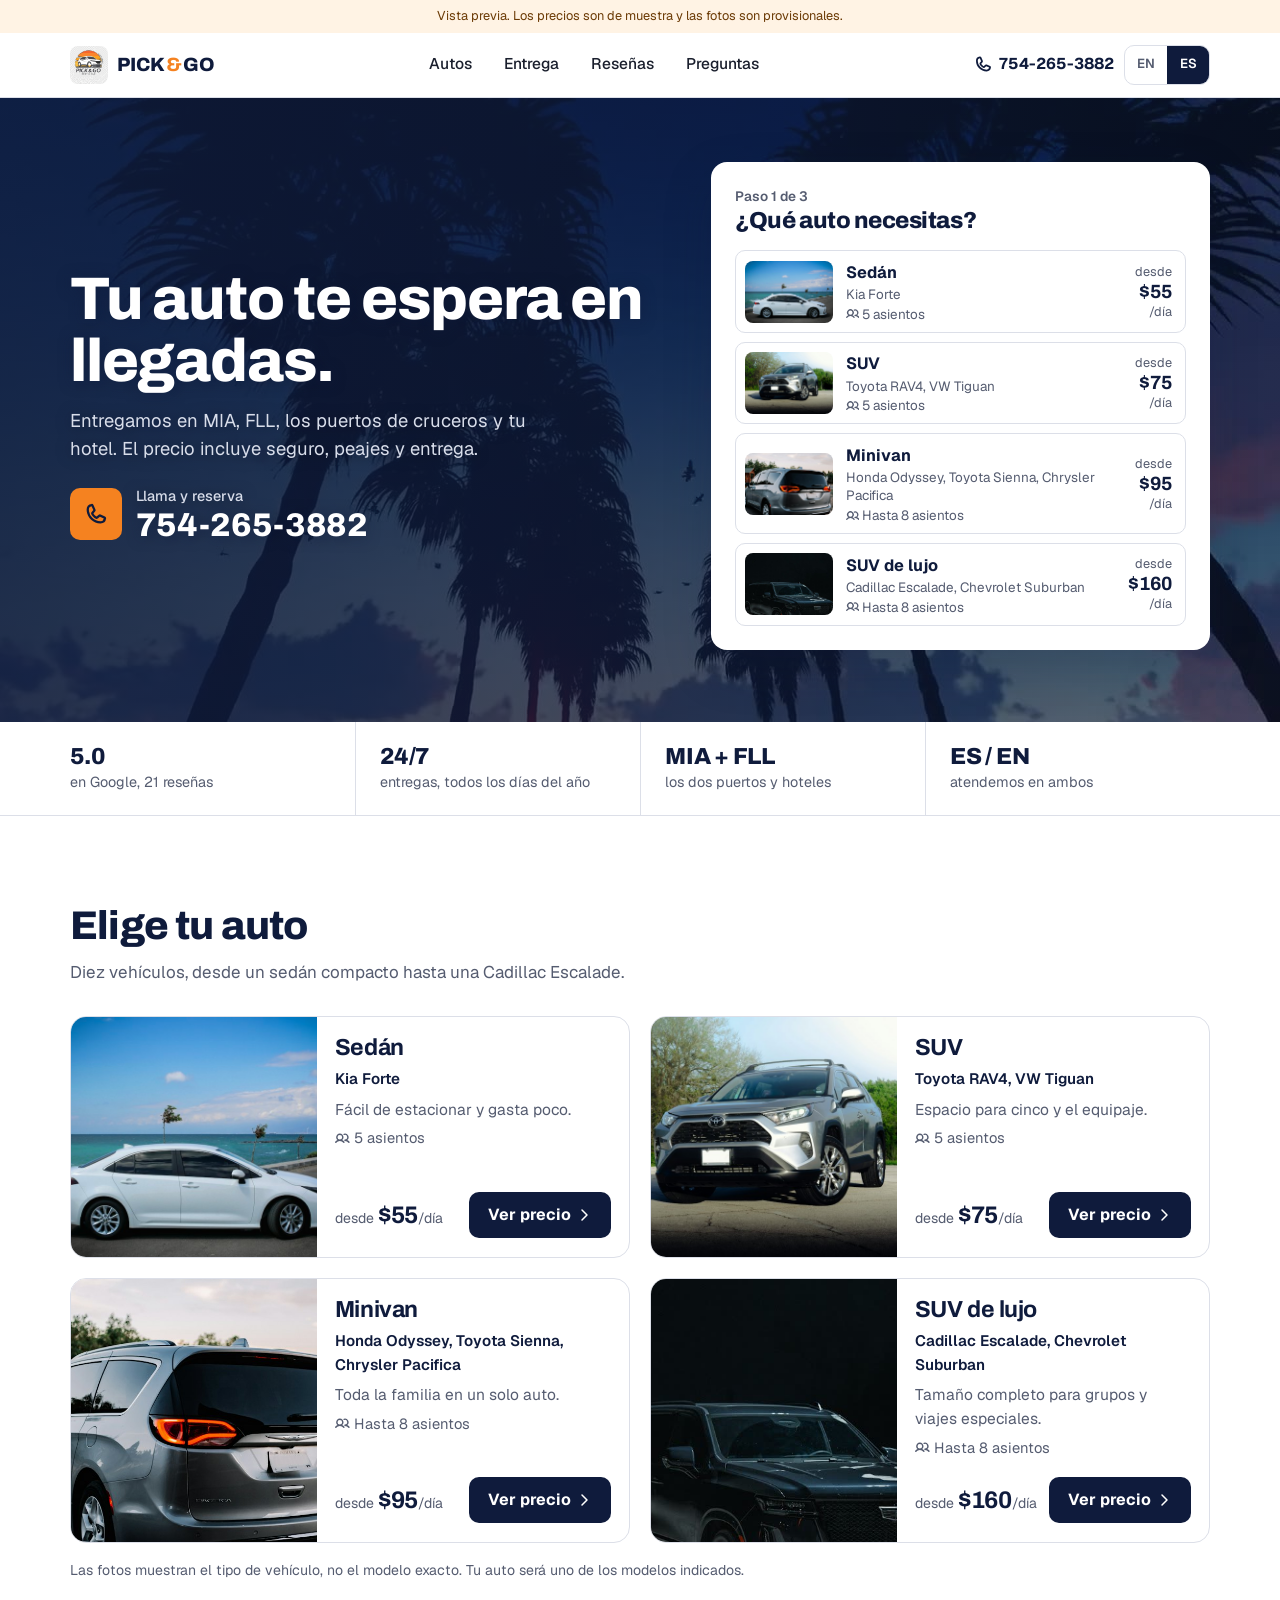
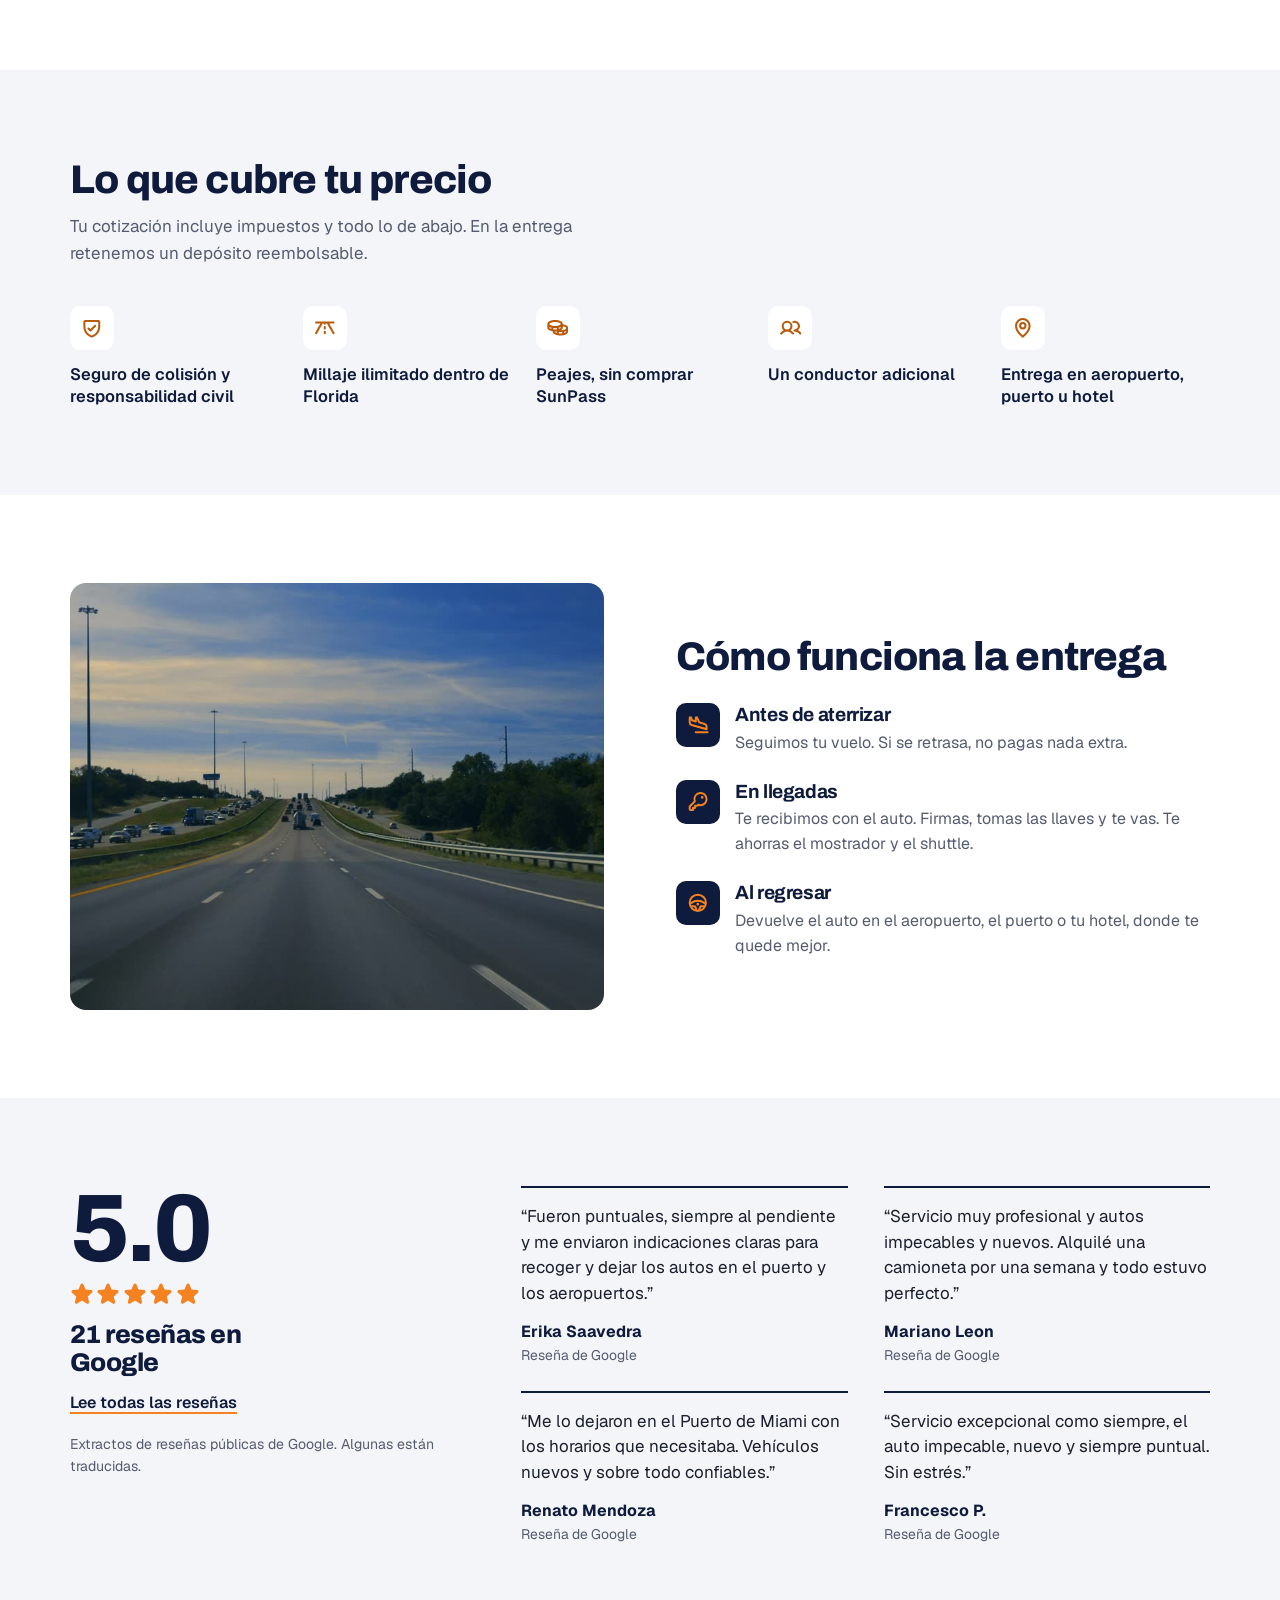
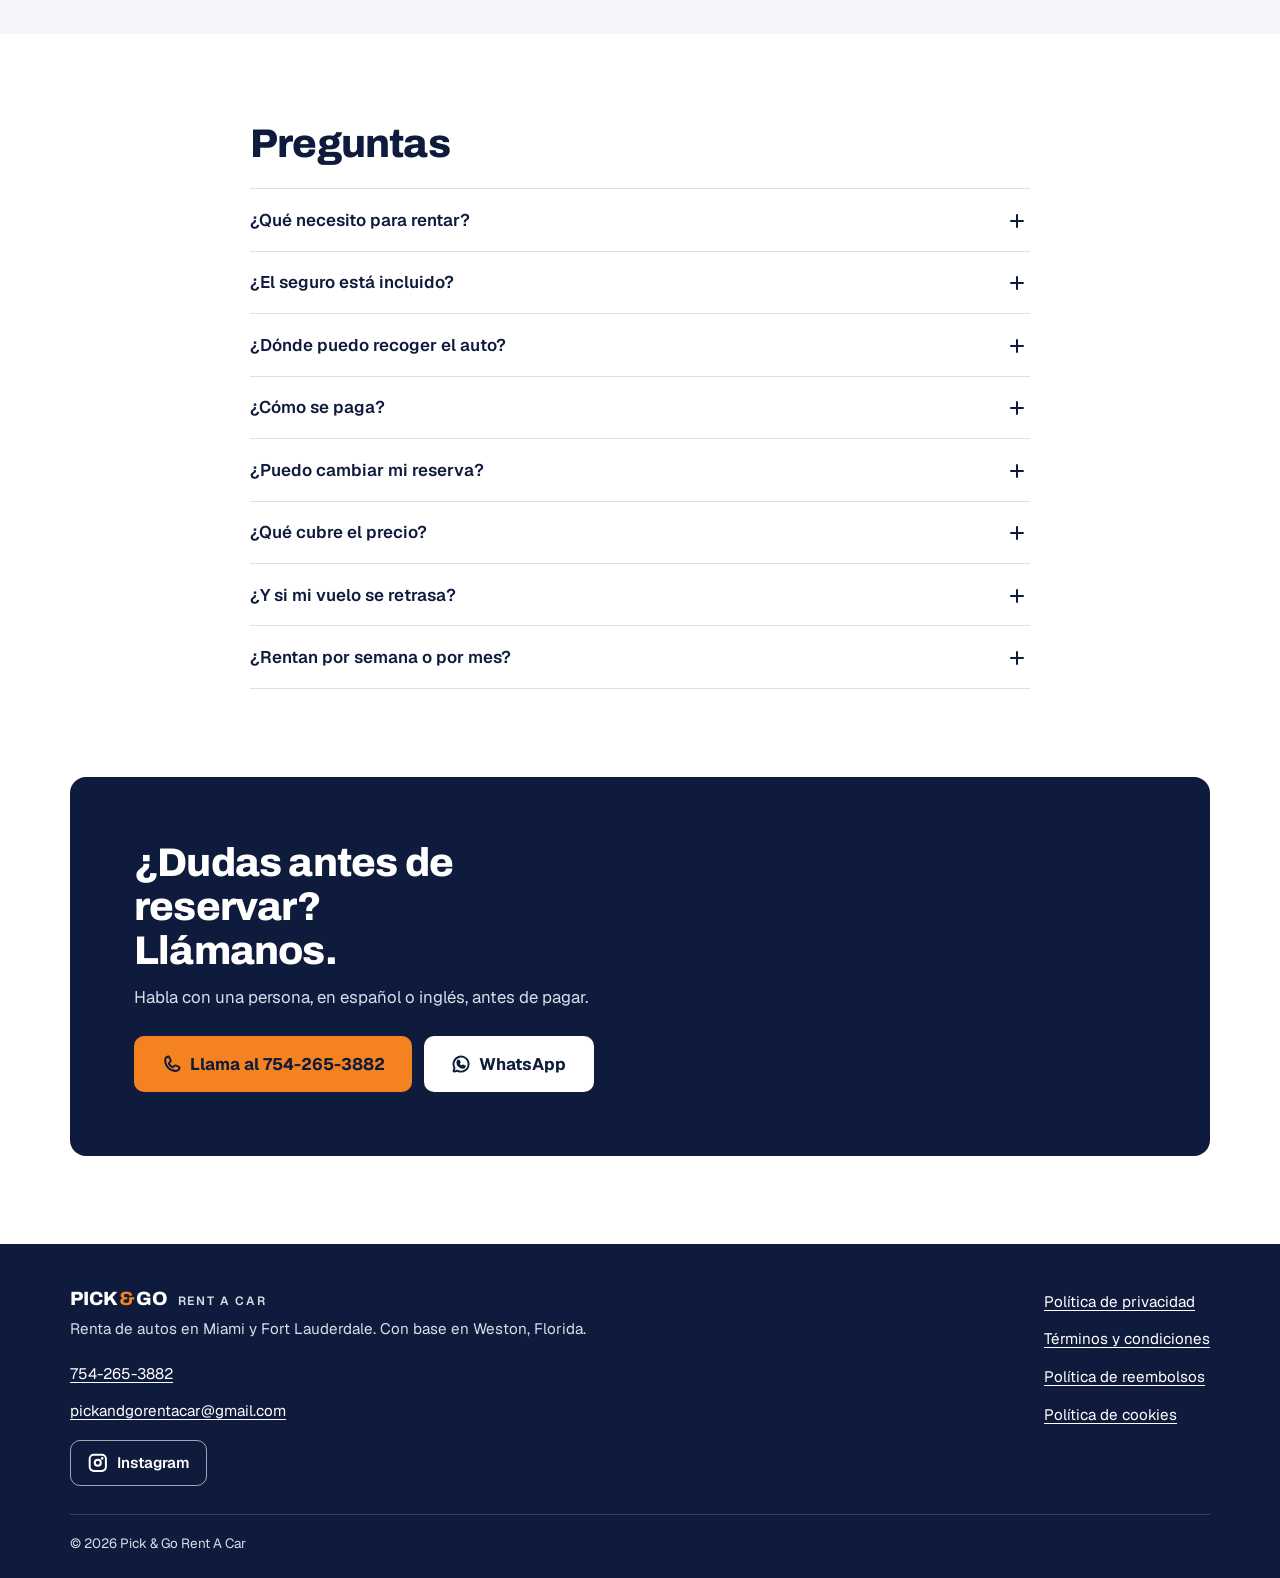
<file: v2/index.html>
<!DOCTYPE html>
<html lang="en">
<head>
  <meta charset="UTF-8" />
  <meta name="viewport" content="width=device-width, initial-scale=1.0" />
  <meta name="robots" content="noindex, nofollow" />
  <meta name="color-scheme" content="light" />
  <title>Pick &amp; Go Rent A Car | Preview</title>
  <meta name="theme-color" content="#0F1B3C" />
  <link rel="icon" type="image/png" href="../logo-pg.png" />
  <link rel="preload" as="image" href="hero-poster.jpg" />
  <link rel="preload" as="font" type="font/woff2" href="fonts/archivo-latin-1.woff2" crossorigin>
  <link rel="preload" as="font" type="font/woff2" href="fonts/geist-latin-1.woff2" crossorigin>
  <link rel="stylesheet" href="styles.css" />
</head>
<body>

  <a class="skip-link" href="#book" data-i18n="a11y.skip">Skip to booking</a>

  <!-- Preview notice. Remove before launch. -->
  <p class="preview-note" data-i18n="preview.note">Preview only. Prices are samples and photos are placeholders.</p>

  <header class="site-header">
    <div class="wrap header-inner">
      <a href="#top" class="brand" aria-label="Pick &amp; Go Rent A Car">
        <img src="../logo-pg.png" alt="" width="38" height="38" />
        <span class="brand-name">PICK<span class="brand-amp">&amp;</span>GO</span>
      </a>
      <nav class="header-nav" aria-label="Primary">
        <a href="#fleet" data-i18n="nav.cars">Cars</a>
        <a href="#pickup" data-i18n="nav.pickup">Pickup</a>
        <a href="#reviews" data-i18n="nav.reviews">Reviews</a>
        <a href="#faq" data-i18n="nav.faq">Questions</a>
      </nav>
      <div class="header-right">
        <a class="header-call" href="tel:+17542653882" data-track="call_header" aria-label="754-265-3882">
          <span class="icon" data-icon="phone"></span>
          <span class="header-call-num">754-265-3882</span>
        </a>
        <div class="lang" role="group" aria-label="Language">
          <button type="button" data-lang="en" lang="en" data-i18n-aria="a11y.english" aria-label="English">EN</button>
          <button type="button" data-lang="es" lang="es" data-i18n-aria="a11y.spanish" aria-label="Spanish">ES</button>
        </div>
      </div>
    </div>
  </header>

  <main id="top">

    <!-- HERO + BOOKING FUNNEL -->
    <section class="hero">
      <!-- Placeholder stock footage. Swap hero.mp4 for real Pick & Go clips. -->
      <video class="hero-video" autoplay muted loop playsinline preload="metadata" poster="hero-poster.jpg" aria-hidden="true" tabindex="-1">
        <source src="hero.mp4" type="video/mp4" />
      </video>
      <div class="hero-shade" aria-hidden="true"></div>
      <div class="wrap hero-grid">
        <div class="hero-copy">
          <h1 data-i18n="hero.title">Your rental car, waiting at arrivals.</h1>
          <p class="hero-sub" data-i18n="hero.sub">We deliver to MIA, FLL, the cruise ports and your hotel. Insurance, tolls and delivery are in the price.</p>
          <a class="hero-call" href="tel:+17542653882" data-track="call_hero">
            <span class="hero-call-icon icon" data-icon="phone"></span>
            <span>
              <span class="hero-call-label" data-i18n="hero.callLabel">Call to reserve</span>
              <span class="hero-call-number">754-265-3882</span>
            </span>
          </a>
        </div>

        <div class="book" id="book">
          <div id="funnel"></div>
        </div>
      </div>
    </section>

    <!-- FACTS -->
    <section class="facts" aria-label="Pick &amp; Go at a glance">
      <ul class="wrap facts-grid">
        <li>
          <a id="googleLinkFacts" href="#" target="_blank" rel="noopener">
            <b>5.0</b>
            <span data-i18n="facts.google">on Google, 21 reviews</span>
          </a>
        </li>
        <li><b>24/7</b><span data-i18n="facts.hours">pickup, any day of the year</span></li>
        <li><b>MIA + FLL</b><span data-i18n="facts.places">both cruise ports and hotels</span></li>
        <li><b data-i18n="facts.langBig">ES / EN</b><span data-i18n="facts.lang">we answer in both</span></li>
      </ul>
    </section>

    <!-- FLEET -->
    <section class="fleet" id="fleet">
      <div class="wrap">
        <h2 data-i18n="fleet.title">Choose your car</h2>
        <p class="lede" data-i18n="fleet.lede">Ten vehicles, from a sedan for two to an Escalade for the whole group.</p>
        <div class="fleet-grid" id="fleetGrid"></div>
        <p class="fine" data-i18n="fleet.photoNote">Photos show the type of vehicle, not the exact model. Your car will be one of the models listed.</p>
      </div>
    </section>

    <!-- WHAT THE PRICE COVERS -->
    <section class="covers">
      <div class="wrap">
        <h2 data-i18n="covers.title">What your price covers</h2>
        <p class="lede" data-i18n="covers.lede">You pay the amount on your quote. We add nothing at pickup.</p>
        <ul class="covers-list">
          <li><span class="icon" data-icon="shield-check"></span><span data-i18n="covers.i1">Collision and liability insurance</span></li>
          <li><span class="icon" data-icon="road-horizon"></span><span data-i18n="covers.i2">Unlimited miles within Florida</span></li>
          <li><span class="icon" data-icon="coins"></span><span data-i18n="covers.i3">Tolls, with no SunPass to buy</span></li>
          <li><span class="icon" data-icon="users"></span><span data-i18n="covers.i4">One additional driver</span></li>
          <li><span class="icon" data-icon="map-pin"></span><span data-i18n="covers.i5">Delivery to the airport, port or hotel</span></li>
        </ul>
      </div>
    </section>

    <!-- HOW PICKUP WORKS -->
    <section class="how" id="pickup">
      <div class="wrap how-grid">
        <!-- TODO: real photo of a Pick & Go handoff at arrivals, 1100x800 -->
        <div class="how-photo">
          <img src="drive.jpg" alt="Open highway under a cloudy sky, seen from the road" data-i18n-alt="alt.drive" width="1100" height="619" loading="lazy" />
        </div>
        <div>
          <h2 data-i18n="how.title">How pickup works</h2>
          <ul class="how-list">
            <li>
              <span class="icon" data-icon="airplane-landing"></span>
              <div>
                <h3 data-i18n="how.h1">Before you land</h3>
                <p data-i18n="how.p1">We track your flight. If it runs late, you pay nothing extra.</p>
              </div>
            </li>
            <li>
              <span class="icon" data-icon="key"></span>
              <div>
                <h3 data-i18n="how.h2">At arrivals</h3>
                <p data-i18n="how.p2">We meet you with the car. You sign, take the keys and go. You skip the counter and the shuttle.</p>
              </div>
            </li>
            <li>
              <span class="icon" data-icon="steering-wheel"></span>
              <div>
                <h3 data-i18n="how.h3">Going home</h3>
                <p data-i18n="how.p3">Return the car at the airport, the port or your hotel, whichever is on your way.</p>
              </div>
            </li>
          </ul>
        </div>
      </div>
    </section>

    <!-- REVIEWS -->
    <section class="reviews" id="reviews">
      <div class="wrap reviews-grid">
        <div class="reviews-score">
          <p class="score-num">5.0</p>
          <p class="score-stars" id="scoreStars" aria-hidden="true"></p>
          <h2 data-i18n="reviews.title">21 reviews on Google</h2>
          <a id="googleLinkReviews" class="text-link" href="#" target="_blank" rel="noopener"><span data-i18n="reviews.link">Read every review</span> <span class="sr-only" data-i18n="a11y.newTab">(opens in a new tab)</span></a>
          <p class="fine" data-i18n="reviews.note">Excerpts from public Google reviews. Some are translated.</p>
        </div>
        <div class="reviews-list" id="reviewsGrid"></div>
      </div>
    </section>

    <!-- FAQ -->
    <section class="faq" id="faq">
      <div class="wrap faq-wrap">
        <h2 data-i18n="faq.title">Questions</h2>
        <div id="faqList"></div>
      </div>
    </section>

    <!-- CLOSING CALL -->
    <section class="closing">
      <div class="wrap">
        <div class="closing-panel">
          <h2 data-i18n="closing.title">Questions before you book? Call us.</h2>
          <p data-i18n="closing.sub">Talk to a person, in English or Spanish, before you pay anything.</p>
          <div class="closing-actions">
            <a class="btn btn-primary btn-lg" href="tel:+17542653882" data-track="call_closing">
              <span class="icon" data-icon="phone"></span>
              <span data-i18n="closing.call">Call 754-265-3882</span>
            </a>
            <a class="btn btn-wa-solid btn-lg" data-wa href="https://wa.me/17542653882" target="_blank" rel="noopener" data-track="wa_closing">
              <span class="icon" data-icon="whatsapp-logo"></span>
              <span>WhatsApp <span class="sr-only" data-i18n="a11y.newTab">(opens in a new tab)</span></span>
            </a>
          </div>
        </div>
      </div>
    </section>
  </main>

  <footer class="site-footer">
    <div class="wrap footer-inner">
      <div>
        <p class="footer-brand">PICK<span class="brand-amp">&amp;</span>GO <span class="footer-rent">RENT A CAR</span></p>
        <p data-i18n="footer.area">Car rental in Miami and Fort Lauderdale. Based in Weston, Florida.</p>
        <address class="footer-contact">
          <a href="tel:+17542653882">754-265-3882</a>
          <a href="mailto:pickandgorentacar@gmail.com">pickandgorentacar@gmail.com</a>
          <a class="footer-ig" href="https://instagram.com/pickandgo_rentacar" target="_blank" rel="noopener">
            <span class="icon" data-icon="instagram-logo"></span>
            <span>Instagram <span class="sr-only">@pickandgo_rentacar</span> <span class="sr-only" data-i18n="a11y.newTab">(opens in a new tab)</span></span>
          </a>
        </address>
      </div>
      <nav class="footer-links" aria-label="Legal">
        <a href="privacy.html" data-i18n="footer.privacy">Privacy Policy</a>
        <a href="terms.html" data-i18n="footer.terms">Terms and Conditions</a>
        <a href="refunds.html" data-i18n="footer.refunds">Refund Policy</a>
        <a href="cookies.html" data-i18n="footer.cookies">Cookie Policy</a>
      </nav>
    </div>
    <!-- TODO before launch: add the registered legal business name and street address here -->
    <p class="wrap footer-legal">&copy; 2026 Pick &amp; Go Rent A Car</p>
  </footer>

  <!-- MOBILE ACTION BAR -->
  <nav class="mobile-bar" aria-label="Quick actions">
    <a class="mb-call" href="tel:+17542653882" data-track="call_bar">
      <span class="icon" data-icon="phone"></span><span data-i18n="bar.call">Call</span>
    </a>
    <a class="mb-wa" data-wa href="https://wa.me/17542653882" target="_blank" rel="noopener" data-track="wa_bar">
      <span class="icon" data-icon="whatsapp-logo"></span><span>WhatsApp <span class="sr-only" data-i18n="a11y.newTab">(opens in a new tab)</span></span>
    </a>
    <button type="button" class="mb-price" id="barPrice" data-i18n="bar.price">Get price</button>
  </nav>

  <script src="app.js"></script>
</body>
</html>
</file>
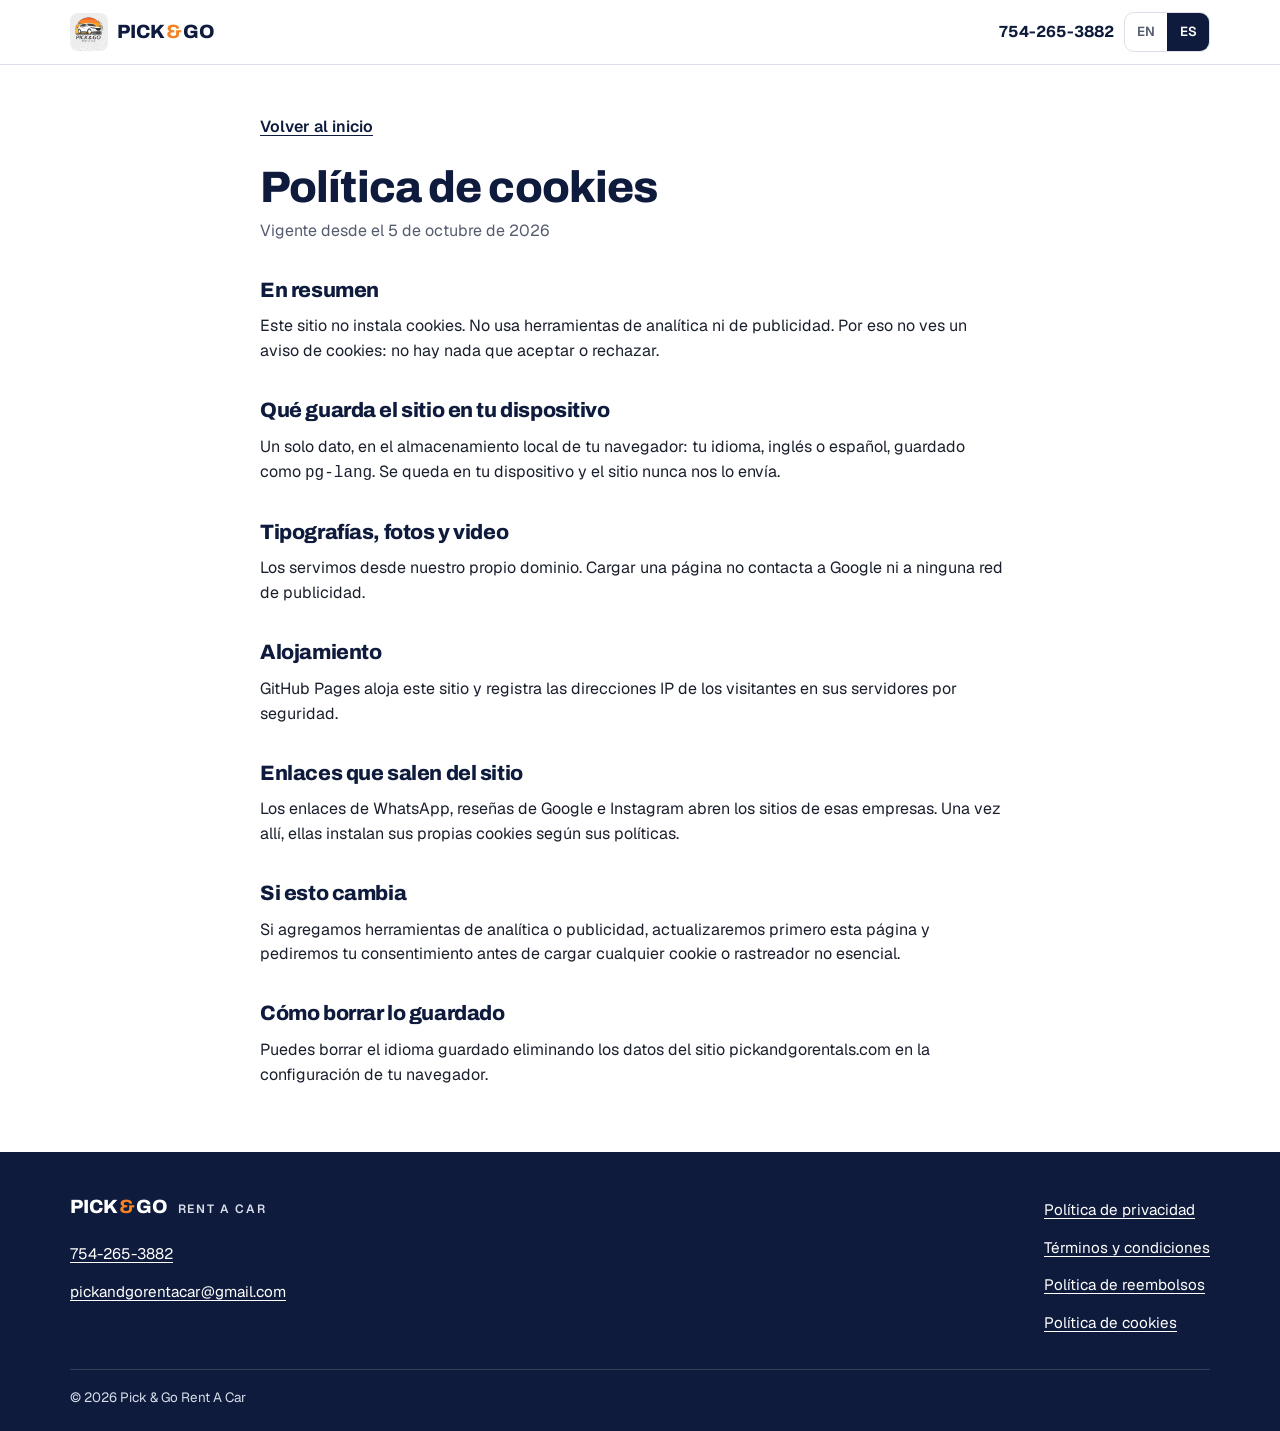
<file: v2/cookies.html>
<!DOCTYPE html>
<html lang="en">
<head>
  <meta charset="UTF-8" />
  <meta name="viewport" content="width=device-width, initial-scale=1.0" />
  <meta name="robots" content="noindex, nofollow" />
  <meta name="color-scheme" content="light" />
  <title>Cookie Policy | Pick &amp; Go Rent A Car</title>
  <meta name="theme-color" content="#0F1B3C" />
  <link rel="icon" type="image/png" href="../logo-pg.png" />
  <link rel="stylesheet" href="styles.css" />
</head>
<body class="legal-page" data-title-en="Cookie Policy | Pick &amp; Go Rent A Car" data-title-es="Política de cookies | Pick &amp; Go Rent A Car">

  <a class="skip-link" href="#content">Skip to content</a>

  <header class="site-header">
    <div class="wrap header-inner">
      <a href="index.html" class="brand" aria-label="Pick &amp; Go Rent A Car">
        <img src="../logo-pg.png" alt="" width="38" height="38" />
        <span class="brand-name">PICK<span class="brand-amp">&amp;</span>GO</span>
      </a>
      <div class="header-right">
        <a class="header-call" href="tel:+17542653882" aria-label="754-265-3882">
          <span class="header-call-num" style="display:inline">754-265-3882</span>
        </a>
        <div class="lang" role="group" aria-label="Language">
          <button type="button" data-lang="en" lang="en" aria-label="English">EN</button>
          <button type="button" data-lang="es" lang="es" aria-label="Español">ES</button>
        </div>
      </div>
    </div>
  </header>

  <main class="legal" id="content">
    <div class="wrap">
      <article data-lang-block="en" lang="en">
        <a class="legal-back" href="index.html">Back to the home page</a>
        <h1>Cookie Policy</h1>
        <p class="legal-date">Effective October 5, 2026</p>
<h2>The short version</h2>
<p>This site sets no cookies. It runs no analytics and no advertising trackers. That is why you see no cookie banner: there is nothing to accept or decline.</p>

<h2>What the site stores on your device</h2>
<p>One item, in your browser's local storage: your language choice, English or Spanish, saved as <code>pg-lang</code>. It stays on your device and the site never sends it to us.</p>

<h2>Fonts, photos and video</h2>
<p>We serve them from our own domain. Loading a page does not contact Google or any advertising network.</p>

<h2>Hosting</h2>
<p>GitHub Pages hosts this site and records visitor IP addresses in its server logs for security.</p>

<h2>Links that leave the site</h2>
<p>The WhatsApp, Google reviews and Instagram links open those companies' own sites. They set their own cookies under their own policies once you are there.</p>

<h2>If this changes</h2>
<p>If we add analytics or advertising tools, we will update this page first and ask for your consent before any non-essential cookie or tracker loads.</p>

<h2>Clearing stored data</h2>
<p>You can delete the saved language choice by clearing site data for pickandgorentals.com in your browser settings.</p>
      </article>
      <article data-lang-block="es" lang="es">
        <a class="legal-back" href="index.html">Volver al inicio</a>
        <h1>Política de cookies</h1>
        <p class="legal-date">Vigente desde el 5 de octubre de 2026</p>
<h2>En resumen</h2>
<p>Este sitio no instala cookies. No usa herramientas de analítica ni de publicidad. Por eso no ves un aviso de cookies: no hay nada que aceptar o rechazar.</p>

<h2>Qué guarda el sitio en tu dispositivo</h2>
<p>Un solo dato, en el almacenamiento local de tu navegador: tu idioma, inglés o español, guardado como <code>pg-lang</code>. Se queda en tu dispositivo y el sitio nunca nos lo envía.</p>

<h2>Tipografías, fotos y video</h2>
<p>Los servimos desde nuestro propio dominio. Cargar una página no contacta a Google ni a ninguna red de publicidad.</p>

<h2>Alojamiento</h2>
<p>GitHub Pages aloja este sitio y registra las direcciones IP de los visitantes en sus servidores por seguridad.</p>

<h2>Enlaces que salen del sitio</h2>
<p>Los enlaces de WhatsApp, reseñas de Google e Instagram abren los sitios de esas empresas. Una vez allí, ellas instalan sus propias cookies según sus políticas.</p>

<h2>Si esto cambia</h2>
<p>Si agregamos herramientas de analítica o publicidad, actualizaremos primero esta página y pediremos tu consentimiento antes de cargar cualquier cookie o rastreador no esencial.</p>

<h2>Cómo borrar lo guardado</h2>
<p>Puedes borrar el idioma guardado eliminando los datos del sitio pickandgorentals.com en la configuración de tu navegador.</p>
      </article>
    </div>
  </main>

  <footer class="site-footer">
    <div class="wrap footer-inner">
      <div>
        <p class="footer-brand">PICK<span class="brand-amp">&amp;</span>GO <span class="footer-rent">RENT A CAR</span></p>
        <address class="footer-contact">
          <a href="tel:+17542653882">754-265-3882</a>
          <a href="mailto:pickandgorentacar@gmail.com">pickandgorentacar@gmail.com</a>
        </address>
      </div>
      <nav class="footer-links" aria-label="Legal" data-lang-block="en" lang="en">
        <a href="privacy.html">Privacy Policy</a>
        <a href="terms.html">Terms and Conditions</a>
        <a href="refunds.html">Refund Policy</a>
        <a href="cookies.html" aria-current="page">Cookie Policy</a>
      </nav>
      <nav class="footer-links" aria-label="Legal" data-lang-block="es" lang="es">
        <a href="privacy.html">Política de privacidad</a>
        <a href="terms.html">Términos y condiciones</a>
        <a href="refunds.html">Política de reembolsos</a>
        <a href="cookies.html" aria-current="page">Política de cookies</a>
      </nav>
    </div>
    <p class="wrap footer-legal">&copy; 2026 Pick &amp; Go Rent A Car</p>
  </footer>

  <script src="legal.js"></script>
</body>
</html>
</file>
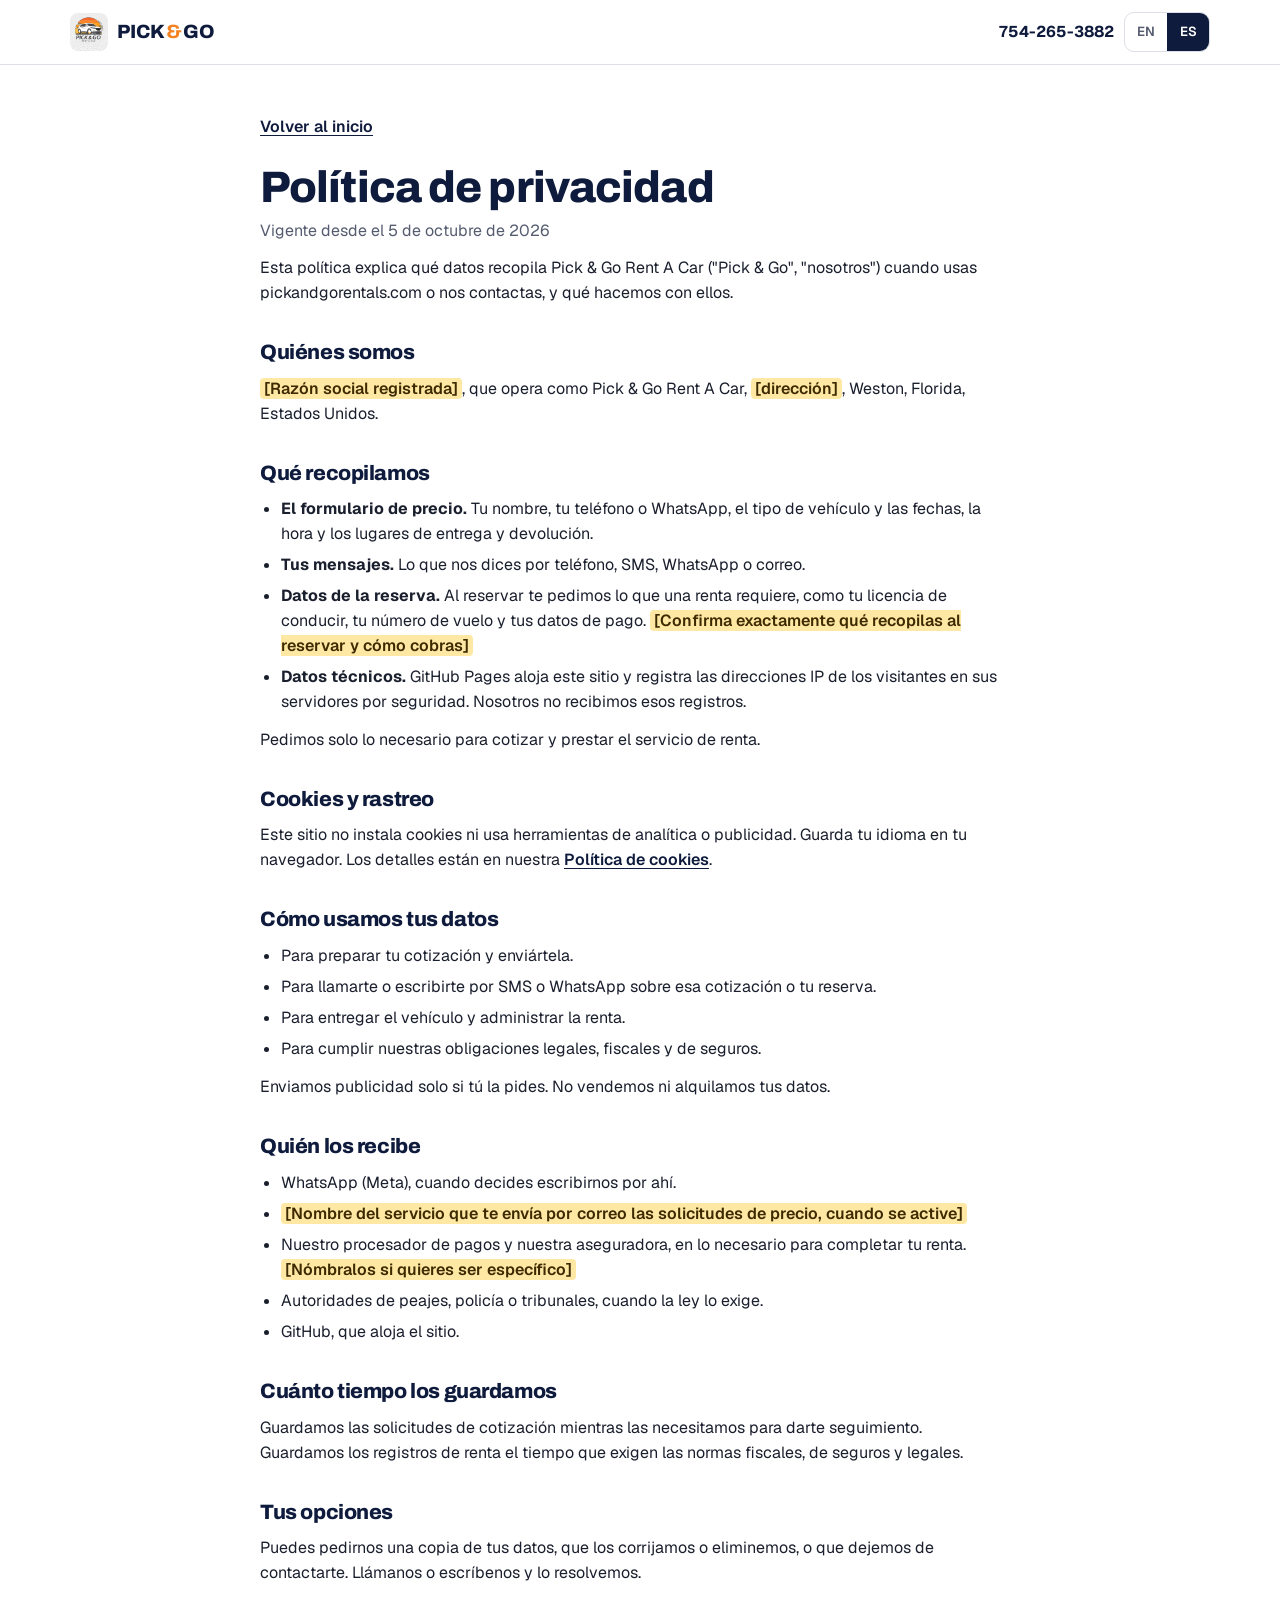
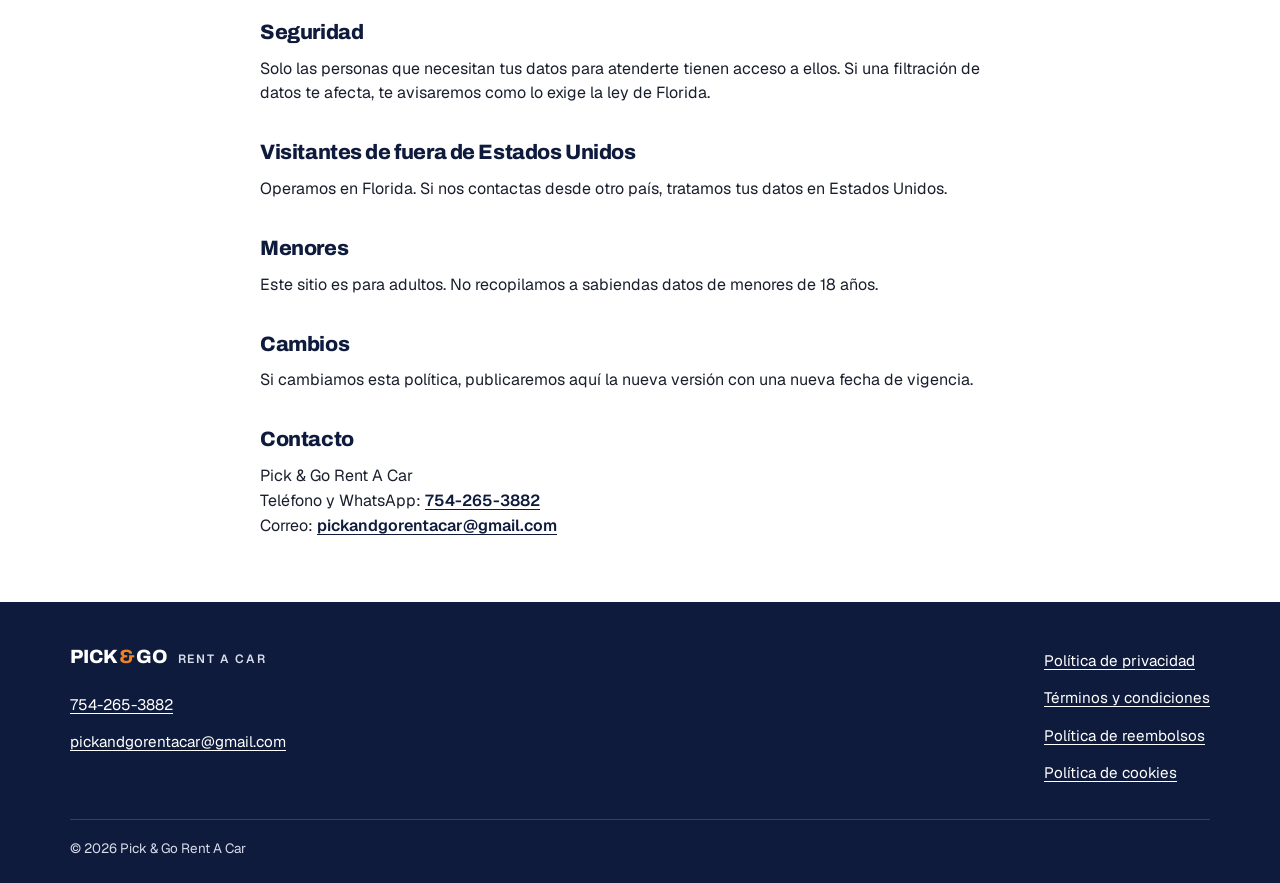
<file: v2/privacy.html>
<!DOCTYPE html>
<html lang="en">
<head>
  <meta charset="UTF-8" />
  <meta name="viewport" content="width=device-width, initial-scale=1.0" />
  <meta name="robots" content="noindex, nofollow" />
  <meta name="color-scheme" content="light" />
  <title>Privacy Policy | Pick &amp; Go Rent A Car</title>
  <meta name="theme-color" content="#0F1B3C" />
  <link rel="icon" type="image/png" href="../logo-pg.png" />
  <link rel="stylesheet" href="styles.css" />
</head>
<body class="legal-page" data-title-en="Privacy Policy | Pick &amp; Go Rent A Car" data-title-es="Política de privacidad | Pick &amp; Go Rent A Car">

  <a class="skip-link" href="#content">Skip to content</a>

  <header class="site-header">
    <div class="wrap header-inner">
      <a href="index.html" class="brand" aria-label="Pick &amp; Go Rent A Car">
        <img src="../logo-pg.png" alt="" width="38" height="38" />
        <span class="brand-name">PICK<span class="brand-amp">&amp;</span>GO</span>
      </a>
      <div class="header-right">
        <a class="header-call" href="tel:+17542653882" aria-label="754-265-3882">
          <span class="header-call-num" style="display:inline">754-265-3882</span>
        </a>
        <div class="lang" role="group" aria-label="Language">
          <button type="button" data-lang="en" lang="en" aria-label="English">EN</button>
          <button type="button" data-lang="es" lang="es" aria-label="Español">ES</button>
        </div>
      </div>
    </div>
  </header>

  <main class="legal" id="content">
    <div class="wrap">
      <article data-lang-block="en" lang="en">
        <a class="legal-back" href="index.html">Back to the home page</a>
        <h1>Privacy Policy</h1>
        <p class="legal-date">Effective October 5, 2026</p>
<p>This policy explains what Pick &amp; Go Rent A Car ("Pick &amp; Go", "we") collects when you use pickandgorentals.com or contact us, and what we do with it.</p>

<h2>Who we are</h2>
<p><mark class="todo">[Registered legal business name]</mark>, doing business as Pick &amp; Go Rent A Car, <mark class="todo">[street address]</mark>, Weston, Florida, United States.</p>

<h2>What we collect</h2>
<ul>
<li><strong>The price form.</strong> Your name, your phone or WhatsApp number, the vehicle type, and your pickup and return dates, time and locations.</li>
<li><strong>Your messages.</strong> What you tell us by phone, text, WhatsApp or email.</li>
<li><strong>Booking details.</strong> When you reserve, we ask for what a rental requires, such as your driver's license, your flight number and your payment details. <mark class="todo">[Confirm exactly what you collect at booking and how you take payment]</mark></li>
<li><strong>Technical data.</strong> GitHub Pages hosts this site and records visitor IP addresses in its server logs for security. We do not receive those logs.</li>
</ul>
<p>We ask only for what we need to quote and provide a rental.</p>

<h2>Cookies and tracking</h2>
<p>This site sets no cookies and runs no analytics or advertising trackers. It saves your language choice in your browser. Our <a href="cookies.html">Cookie Policy</a> has the details.</p>

<h2>How we use your information</h2>
<ul>
<li>To prepare your quote and send it to you.</li>
<li>To call, text or WhatsApp you about that quote or your reservation.</li>
<li>To deliver the vehicle and manage the rental.</li>
<li>To meet our legal, tax and insurance obligations.</li>
</ul>
<p>We send marketing messages only if you ask for them. We do not sell or rent your information.</p>

<h2>Who receives it</h2>
<ul>
<li>WhatsApp (Meta), when you choose to message us there.</li>
<li><mark class="todo">[Name of the form delivery service that emails price requests to you, once it is switched on]</mark></li>
<li>Our payment processor and our insurer, as needed to complete your rental. <mark class="todo">[Name them if you want to be specific]</mark></li>
<li>Toll authorities, law enforcement or courts, when the law requires it.</li>
<li>GitHub, which hosts the site.</li>
</ul>

<h2>How long we keep it</h2>
<p>We keep quote requests while we need them to follow up with you. We keep rental records for as long as tax, insurance and legal rules require.</p>

<h2>Your choices</h2>
<p>You can ask us for a copy of your information, ask us to correct or delete it, or tell us to stop contacting you. Call or email us and we will take care of it.</p>

<h2>Security</h2>
<p>Only the people who need your information to serve you have access to it. If a data breach affects you, we will notify you as Florida law requires.</p>

<h2>Visitors from outside the United States</h2>
<p>We operate in Florida. If you contact us from another country, we process your information in the United States.</p>

<h2>Children</h2>
<p>This site is for adults. We do not knowingly collect information from anyone under 18.</p>

<h2>Changes</h2>
<p>If we change this policy, we will post the new version here with a new effective date.</p>

<h2>Contact</h2>
<p>Pick &amp; Go Rent A Car<br/>Phone and WhatsApp: <a href="tel:+17542653882">754-265-3882</a><br/>Email: <a href="mailto:pickandgorentacar@gmail.com">pickandgorentacar@gmail.com</a></p>
      </article>
      <article data-lang-block="es" lang="es">
        <a class="legal-back" href="index.html">Volver al inicio</a>
        <h1>Política de privacidad</h1>
        <p class="legal-date">Vigente desde el 5 de octubre de 2026</p>
<p>Esta política explica qué datos recopila Pick &amp; Go Rent A Car ("Pick &amp; Go", "nosotros") cuando usas pickandgorentals.com o nos contactas, y qué hacemos con ellos.</p>

<h2>Quiénes somos</h2>
<p><mark class="todo">[Razón social registrada]</mark>, que opera como Pick &amp; Go Rent A Car, <mark class="todo">[dirección]</mark>, Weston, Florida, Estados Unidos.</p>

<h2>Qué recopilamos</h2>
<ul>
<li><strong>El formulario de precio.</strong> Tu nombre, tu teléfono o WhatsApp, el tipo de vehículo y las fechas, la hora y los lugares de entrega y devolución.</li>
<li><strong>Tus mensajes.</strong> Lo que nos dices por teléfono, SMS, WhatsApp o correo.</li>
<li><strong>Datos de la reserva.</strong> Al reservar te pedimos lo que una renta requiere, como tu licencia de conducir, tu número de vuelo y tus datos de pago. <mark class="todo">[Confirma exactamente qué recopilas al reservar y cómo cobras]</mark></li>
<li><strong>Datos técnicos.</strong> GitHub Pages aloja este sitio y registra las direcciones IP de los visitantes en sus servidores por seguridad. Nosotros no recibimos esos registros.</li>
</ul>
<p>Pedimos solo lo necesario para cotizar y prestar el servicio de renta.</p>

<h2>Cookies y rastreo</h2>
<p>Este sitio no instala cookies ni usa herramientas de analítica o publicidad. Guarda tu idioma en tu navegador. Los detalles están en nuestra <a href="cookies.html">Política de cookies</a>.</p>

<h2>Cómo usamos tus datos</h2>
<ul>
<li>Para preparar tu cotización y enviártela.</li>
<li>Para llamarte o escribirte por SMS o WhatsApp sobre esa cotización o tu reserva.</li>
<li>Para entregar el vehículo y administrar la renta.</li>
<li>Para cumplir nuestras obligaciones legales, fiscales y de seguros.</li>
</ul>
<p>Enviamos publicidad solo si tú la pides. No vendemos ni alquilamos tus datos.</p>

<h2>Quién los recibe</h2>
<ul>
<li>WhatsApp (Meta), cuando decides escribirnos por ahí.</li>
<li><mark class="todo">[Nombre del servicio que te envía por correo las solicitudes de precio, cuando se active]</mark></li>
<li>Nuestro procesador de pagos y nuestra aseguradora, en lo necesario para completar tu renta. <mark class="todo">[Nómbralos si quieres ser específico]</mark></li>
<li>Autoridades de peajes, policía o tribunales, cuando la ley lo exige.</li>
<li>GitHub, que aloja el sitio.</li>
</ul>

<h2>Cuánto tiempo los guardamos</h2>
<p>Guardamos las solicitudes de cotización mientras las necesitamos para darte seguimiento. Guardamos los registros de renta el tiempo que exigen las normas fiscales, de seguros y legales.</p>

<h2>Tus opciones</h2>
<p>Puedes pedirnos una copia de tus datos, que los corrijamos o eliminemos, o que dejemos de contactarte. Llámanos o escríbenos y lo resolvemos.</p>

<h2>Seguridad</h2>
<p>Solo las personas que necesitan tus datos para atenderte tienen acceso a ellos. Si una filtración de datos te afecta, te avisaremos como lo exige la ley de Florida.</p>

<h2>Visitantes de fuera de Estados Unidos</h2>
<p>Operamos en Florida. Si nos contactas desde otro país, tratamos tus datos en Estados Unidos.</p>

<h2>Menores</h2>
<p>Este sitio es para adultos. No recopilamos a sabiendas datos de menores de 18 años.</p>

<h2>Cambios</h2>
<p>Si cambiamos esta política, publicaremos aquí la nueva versión con una nueva fecha de vigencia.</p>

<h2>Contacto</h2>
<p>Pick &amp; Go Rent A Car<br/>Teléfono y WhatsApp: <a href="tel:+17542653882">754-265-3882</a><br/>Correo: <a href="mailto:pickandgorentacar@gmail.com">pickandgorentacar@gmail.com</a></p>
      </article>
    </div>
  </main>

  <footer class="site-footer">
    <div class="wrap footer-inner">
      <div>
        <p class="footer-brand">PICK<span class="brand-amp">&amp;</span>GO <span class="footer-rent">RENT A CAR</span></p>
        <address class="footer-contact">
          <a href="tel:+17542653882">754-265-3882</a>
          <a href="mailto:pickandgorentacar@gmail.com">pickandgorentacar@gmail.com</a>
        </address>
      </div>
      <nav class="footer-links" aria-label="Legal" data-lang-block="en" lang="en">
        <a href="privacy.html" aria-current="page">Privacy Policy</a>
        <a href="terms.html">Terms and Conditions</a>
        <a href="refunds.html">Refund Policy</a>
        <a href="cookies.html">Cookie Policy</a>
      </nav>
      <nav class="footer-links" aria-label="Legal" data-lang-block="es" lang="es">
        <a href="privacy.html" aria-current="page">Política de privacidad</a>
        <a href="terms.html">Términos y condiciones</a>
        <a href="refunds.html">Política de reembolsos</a>
        <a href="cookies.html">Política de cookies</a>
      </nav>
    </div>
    <p class="wrap footer-legal">&copy; 2026 Pick &amp; Go Rent A Car</p>
  </footer>

  <script src="legal.js"></script>
</body>
</html>
</file>
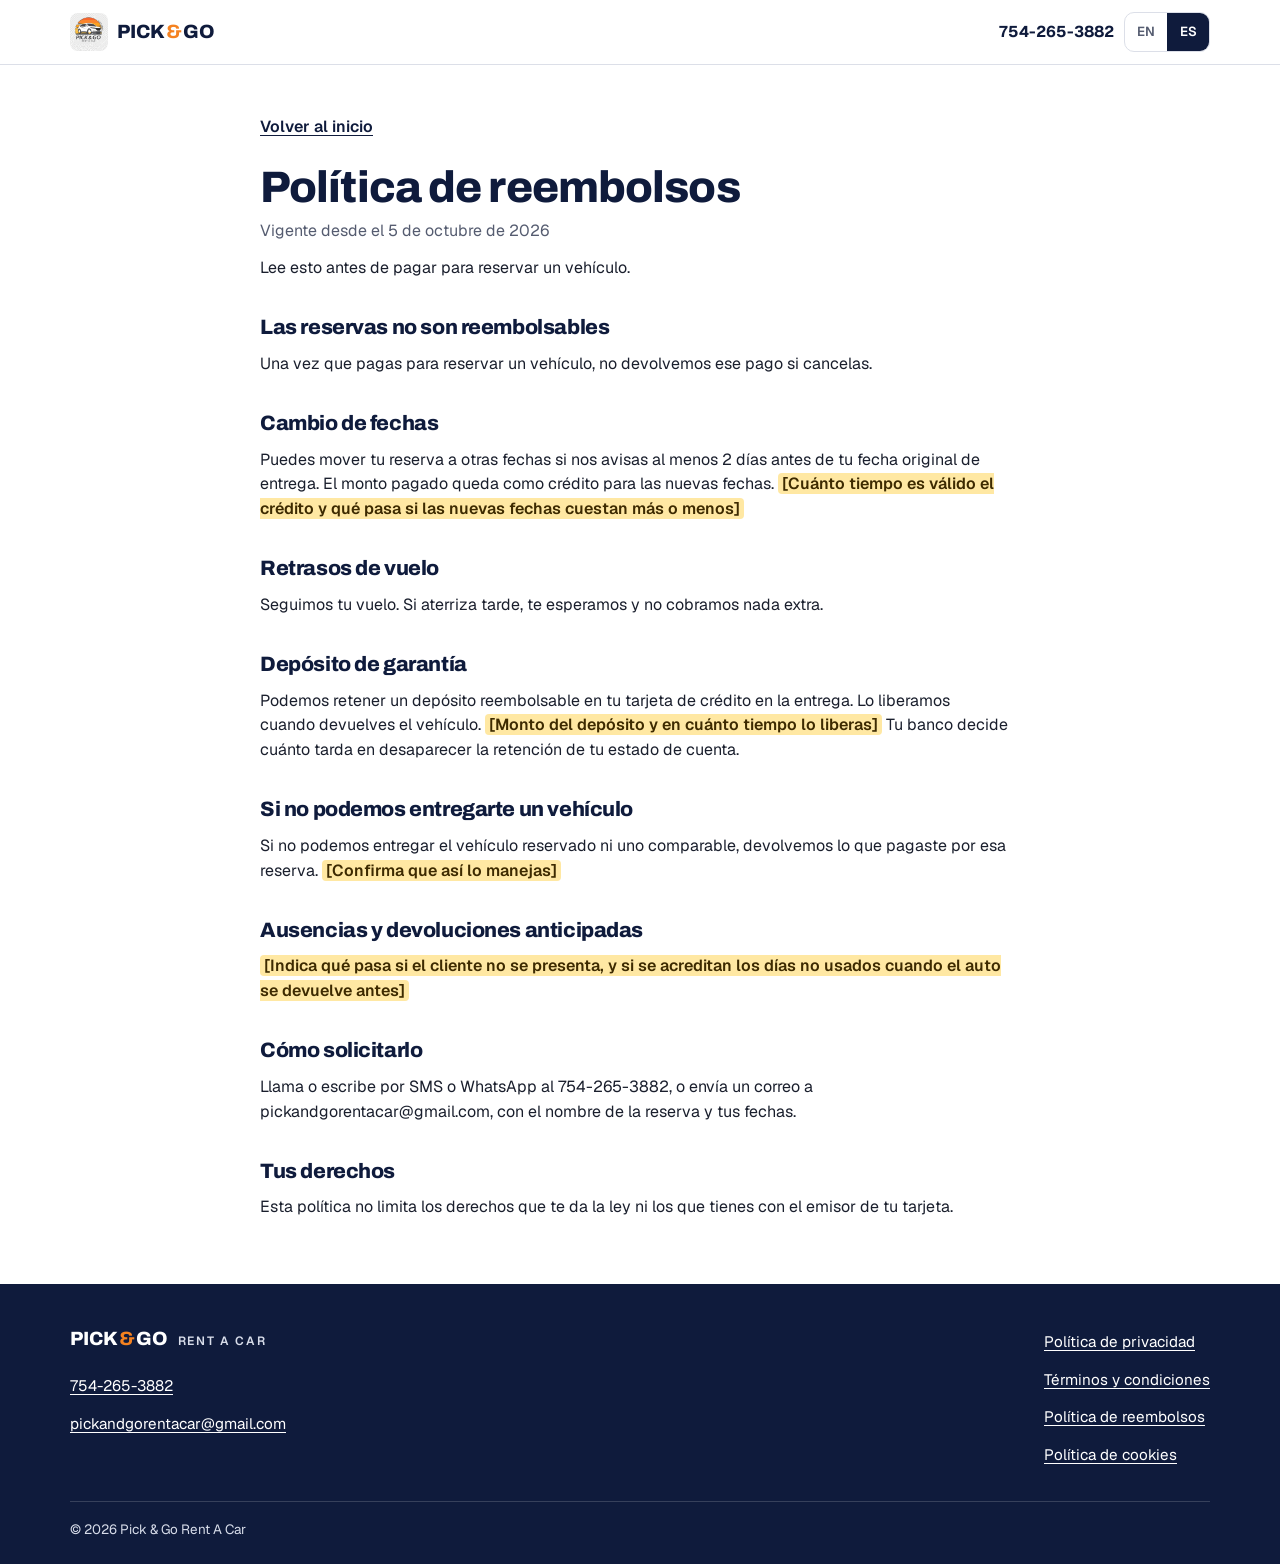
<file: v2/refunds.html>
<!DOCTYPE html>
<html lang="en">
<head>
  <meta charset="UTF-8" />
  <meta name="viewport" content="width=device-width, initial-scale=1.0" />
  <meta name="robots" content="noindex, nofollow" />
  <meta name="color-scheme" content="light" />
  <title>Refund Policy | Pick &amp; Go Rent A Car</title>
  <meta name="theme-color" content="#0F1B3C" />
  <link rel="icon" type="image/png" href="../logo-pg.png" />
  <link rel="stylesheet" href="styles.css" />
</head>
<body class="legal-page" data-title-en="Refund Policy | Pick &amp; Go Rent A Car" data-title-es="Política de reembolsos | Pick &amp; Go Rent A Car">

  <a class="skip-link" href="#content">Skip to content</a>

  <header class="site-header">
    <div class="wrap header-inner">
      <a href="index.html" class="brand" aria-label="Pick &amp; Go Rent A Car">
        <img src="../logo-pg.png" alt="" width="38" height="38" />
        <span class="brand-name">PICK<span class="brand-amp">&amp;</span>GO</span>
      </a>
      <div class="header-right">
        <a class="header-call" href="tel:+17542653882" aria-label="754-265-3882">
          <span class="header-call-num" style="display:inline">754-265-3882</span>
        </a>
        <div class="lang" role="group" aria-label="Language">
          <button type="button" data-lang="en" lang="en" aria-label="English">EN</button>
          <button type="button" data-lang="es" lang="es" aria-label="Español">ES</button>
        </div>
      </div>
    </div>
  </header>

  <main class="legal" id="content">
    <div class="wrap">
      <article data-lang-block="en" lang="en">
        <a class="legal-back" href="index.html">Back to the home page</a>
        <h1>Refund Policy</h1>
        <p class="legal-date">Effective October 5, 2026</p>
<p>Read this before you pay to reserve a vehicle.</p>

<h2>Reservations are non-refundable</h2>
<p>Once you pay to reserve a vehicle, we do not refund that payment if you cancel.</p>

<h2>Changing your dates</h2>
<p>You can move your reservation to other dates if you tell us at least 2 days before your original pickup date. The amount you paid stays as credit toward the new dates. <mark class="todo">[How long the credit stays valid, and what happens if the new dates cost more or less]</mark></p>

<h2>Flight delays</h2>
<p>We track your flight. If it lands late, we wait for you and charge nothing extra.</p>

<h2>Security deposit</h2>
<p>We may place a refundable hold on your credit card at pickup. We release it after you return the vehicle. <mark class="todo">[Deposit amount and how soon you release it]</mark> Your bank decides how quickly the hold disappears from your statement.</p>

<h2>If we cannot provide a vehicle</h2>
<p>If we cannot deliver the vehicle you reserved or a comparable one, we refund what you paid for that reservation. <mark class="todo">[Confirm this is your practice]</mark></p>

<h2>No-shows and early returns</h2>
<p><mark class="todo">[State what happens if the renter does not show up, and whether unused days are credited when a car comes back early]</mark></p>

<h2>How to ask</h2>
<p>Call, text or WhatsApp 754-265-3882, or email pickandgorentacar@gmail.com, with the name on the reservation and your dates.</p>

<h2>Your legal rights</h2>
<p>This policy does not limit rights you have under the law or with your card issuer.</p>
      </article>
      <article data-lang-block="es" lang="es">
        <a class="legal-back" href="index.html">Volver al inicio</a>
        <h1>Política de reembolsos</h1>
        <p class="legal-date">Vigente desde el 5 de octubre de 2026</p>
<p>Lee esto antes de pagar para reservar un vehículo.</p>

<h2>Las reservas no son reembolsables</h2>
<p>Una vez que pagas para reservar un vehículo, no devolvemos ese pago si cancelas.</p>

<h2>Cambio de fechas</h2>
<p>Puedes mover tu reserva a otras fechas si nos avisas al menos 2 días antes de tu fecha original de entrega. El monto pagado queda como crédito para las nuevas fechas. <mark class="todo">[Cuánto tiempo es válido el crédito y qué pasa si las nuevas fechas cuestan más o menos]</mark></p>

<h2>Retrasos de vuelo</h2>
<p>Seguimos tu vuelo. Si aterriza tarde, te esperamos y no cobramos nada extra.</p>

<h2>Depósito de garantía</h2>
<p>Podemos retener un depósito reembolsable en tu tarjeta de crédito en la entrega. Lo liberamos cuando devuelves el vehículo. <mark class="todo">[Monto del depósito y en cuánto tiempo lo liberas]</mark> Tu banco decide cuánto tarda en desaparecer la retención de tu estado de cuenta.</p>

<h2>Si no podemos entregarte un vehículo</h2>
<p>Si no podemos entregar el vehículo reservado ni uno comparable, devolvemos lo que pagaste por esa reserva. <mark class="todo">[Confirma que así lo manejas]</mark></p>

<h2>Ausencias y devoluciones anticipadas</h2>
<p><mark class="todo">[Indica qué pasa si el cliente no se presenta, y si se acreditan los días no usados cuando el auto se devuelve antes]</mark></p>

<h2>Cómo solicitarlo</h2>
<p>Llama o escribe por SMS o WhatsApp al 754-265-3882, o envía un correo a pickandgorentacar@gmail.com, con el nombre de la reserva y tus fechas.</p>

<h2>Tus derechos</h2>
<p>Esta política no limita los derechos que te da la ley ni los que tienes con el emisor de tu tarjeta.</p>
      </article>
    </div>
  </main>

  <footer class="site-footer">
    <div class="wrap footer-inner">
      <div>
        <p class="footer-brand">PICK<span class="brand-amp">&amp;</span>GO <span class="footer-rent">RENT A CAR</span></p>
        <address class="footer-contact">
          <a href="tel:+17542653882">754-265-3882</a>
          <a href="mailto:pickandgorentacar@gmail.com">pickandgorentacar@gmail.com</a>
        </address>
      </div>
      <nav class="footer-links" aria-label="Legal" data-lang-block="en" lang="en">
        <a href="privacy.html">Privacy Policy</a>
        <a href="terms.html">Terms and Conditions</a>
        <a href="refunds.html" aria-current="page">Refund Policy</a>
        <a href="cookies.html">Cookie Policy</a>
      </nav>
      <nav class="footer-links" aria-label="Legal" data-lang-block="es" lang="es">
        <a href="privacy.html">Política de privacidad</a>
        <a href="terms.html">Términos y condiciones</a>
        <a href="refunds.html" aria-current="page">Política de reembolsos</a>
        <a href="cookies.html">Política de cookies</a>
      </nav>
    </div>
    <p class="wrap footer-legal">&copy; 2026 Pick &amp; Go Rent A Car</p>
  </footer>

  <script src="legal.js"></script>
</body>
</html>
</file>
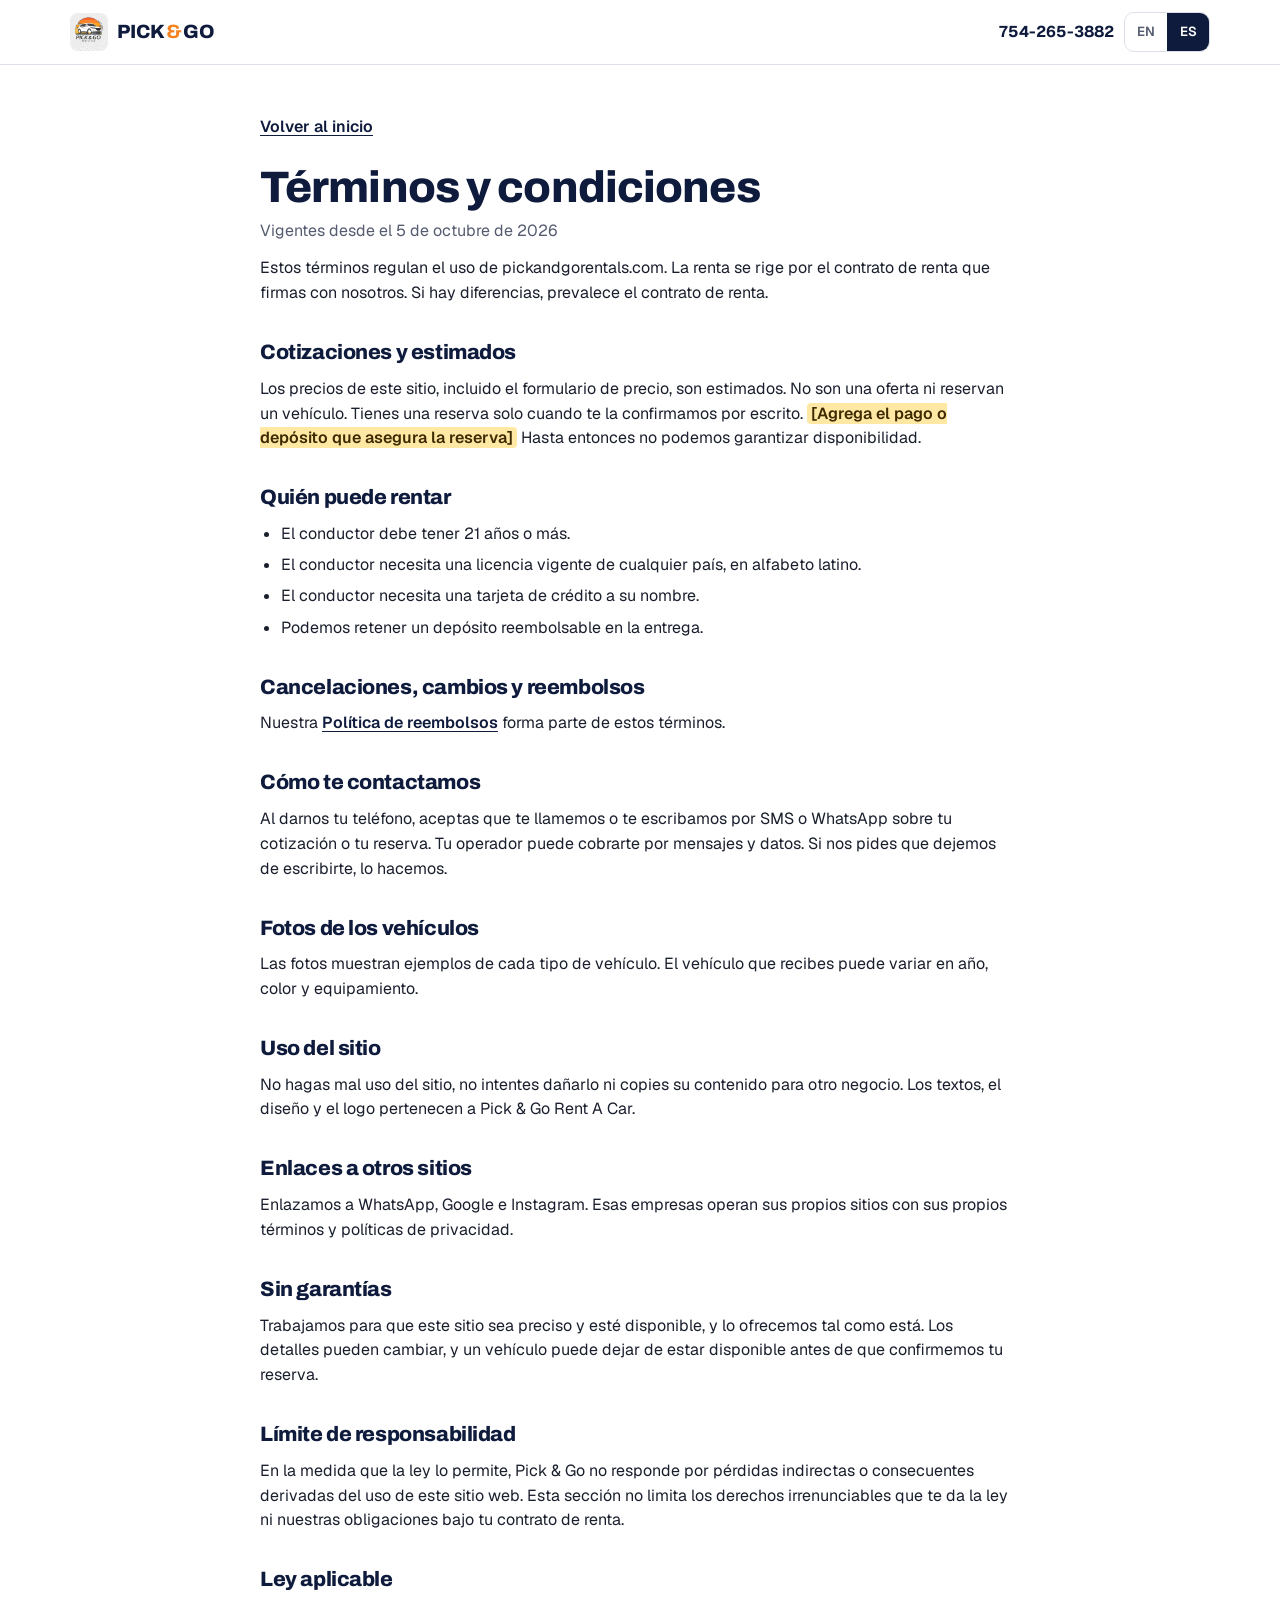
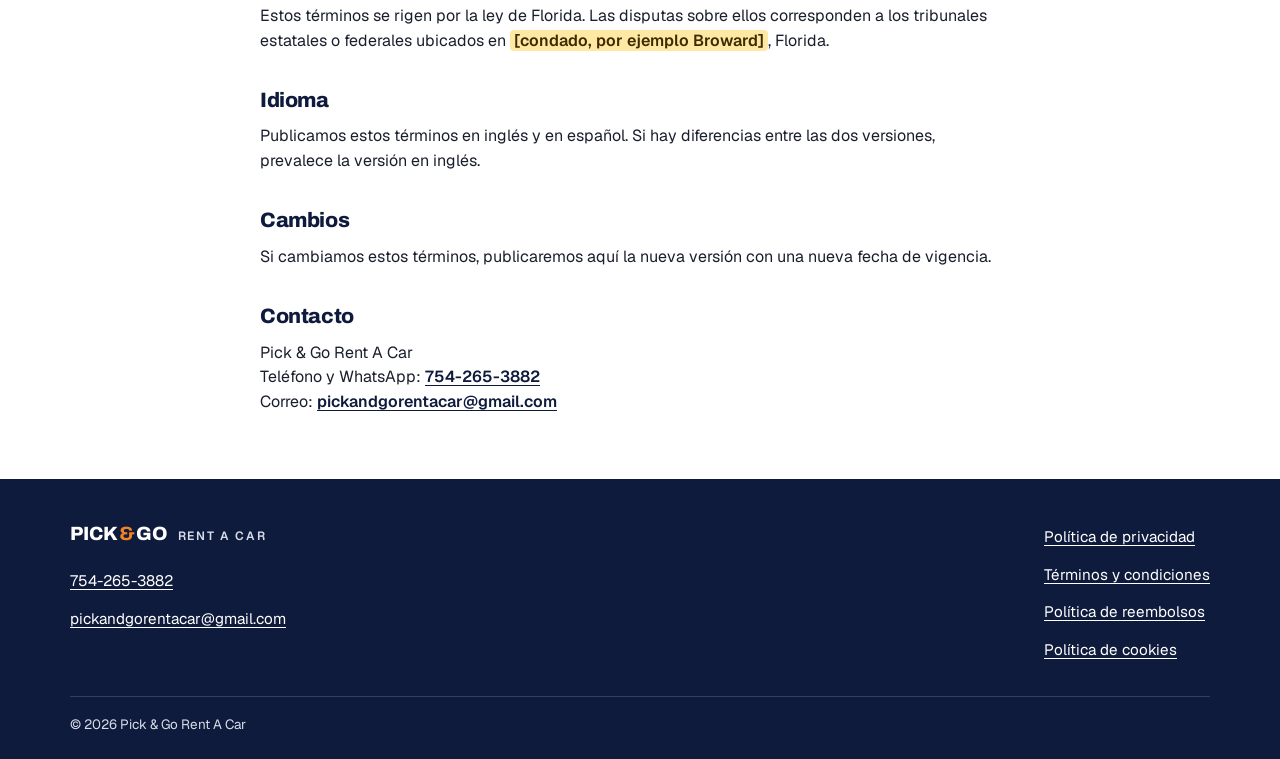
<file: v2/terms.html>
<!DOCTYPE html>
<html lang="en">
<head>
  <meta charset="UTF-8" />
  <meta name="viewport" content="width=device-width, initial-scale=1.0" />
  <meta name="robots" content="noindex, nofollow" />
  <meta name="color-scheme" content="light" />
  <title>Terms and Conditions | Pick &amp; Go Rent A Car</title>
  <meta name="theme-color" content="#0F1B3C" />
  <link rel="icon" type="image/png" href="../logo-pg.png" />
  <link rel="stylesheet" href="styles.css" />
</head>
<body class="legal-page" data-title-en="Terms and Conditions | Pick &amp; Go Rent A Car" data-title-es="Términos y condiciones | Pick &amp; Go Rent A Car">

  <a class="skip-link" href="#content">Skip to content</a>

  <header class="site-header">
    <div class="wrap header-inner">
      <a href="index.html" class="brand" aria-label="Pick &amp; Go Rent A Car">
        <img src="../logo-pg.png" alt="" width="38" height="38" />
        <span class="brand-name">PICK<span class="brand-amp">&amp;</span>GO</span>
      </a>
      <div class="header-right">
        <a class="header-call" href="tel:+17542653882" aria-label="754-265-3882">
          <span class="header-call-num" style="display:inline">754-265-3882</span>
        </a>
        <div class="lang" role="group" aria-label="Language">
          <button type="button" data-lang="en" lang="en" aria-label="English">EN</button>
          <button type="button" data-lang="es" lang="es" aria-label="Español">ES</button>
        </div>
      </div>
    </div>
  </header>

  <main class="legal" id="content">
    <div class="wrap">
      <article data-lang-block="en" lang="en">
        <a class="legal-back" href="index.html">Back to the home page</a>
        <h1>Terms and Conditions</h1>
        <p class="legal-date">Effective October 5, 2026</p>
<p>These terms cover your use of pickandgorentals.com. The rental itself is covered by the rental agreement you sign with us. If the two differ, the rental agreement controls.</p>

<h2>Quotes and estimates</h2>
<p>Prices on this site, including the price form, are estimates. They are not an offer and they do not reserve a vehicle. You have a reservation only when we confirm it to you in writing. <mark class="todo">[Add the payment or deposit that secures a reservation]</mark> Until then, we cannot guarantee availability.</p>

<h2>Who can rent</h2>
<ul>
<li>The driver must be 21 or older.</li>
<li>The driver needs a valid license from any country, written in the Latin alphabet.</li>
<li>The driver needs a major credit card in their own name.</li>
<li>We may hold a refundable security deposit at pickup.</li>
</ul>

<h2>Cancellations, changes and refunds</h2>
<p>Our <a href="refunds.html">Refund Policy</a> is part of these terms.</p>

<h2>How we contact you</h2>
<p>When you give us your phone number, you agree that we may call, text or WhatsApp you about your quote or reservation. Your carrier's message and data rates may apply. Tell us to stop at any time and we will.</p>

<h2>Vehicle photos</h2>
<p>Photos show examples of each vehicle type. The vehicle you receive can differ in model year, color and features.</p>

<h2>Using this site</h2>
<p>Do not misuse the site, try to break it, or copy its content for another business. The text, design and logo belong to Pick &amp; Go Rent A Car.</p>

<h2>Links to other sites</h2>
<p>We link to WhatsApp, Google and Instagram. Those companies run their own sites under their own terms and privacy policies.</p>

<h2>No warranty</h2>
<p>We work to keep this site accurate and available, and we provide it as is. Details can change, and a vehicle can become unavailable before we confirm your reservation.</p>

<h2>Limit of liability</h2>
<p>To the extent the law allows, Pick &amp; Go is not liable for indirect or consequential losses that come from using this website. This section does not limit rights the law gives you that cannot be waived, or our obligations under your rental agreement.</p>

<h2>Governing law</h2>
<p>Florida law governs these terms. Disputes about them belong in the state or federal courts located in <mark class="todo">[county, for example Broward County]</mark>, Florida.</p>

<h2>Changes</h2>
<p>If we change these terms, we will post the new version here with a new effective date.</p>

<h2>Contact</h2>
<p>Pick &amp; Go Rent A Car<br/>Phone and WhatsApp: <a href="tel:+17542653882">754-265-3882</a><br/>Email: <a href="mailto:pickandgorentacar@gmail.com">pickandgorentacar@gmail.com</a></p>
      </article>
      <article data-lang-block="es" lang="es">
        <a class="legal-back" href="index.html">Volver al inicio</a>
        <h1>Términos y condiciones</h1>
        <p class="legal-date">Vigentes desde el 5 de octubre de 2026</p>
<p>Estos términos regulan el uso de pickandgorentals.com. La renta se rige por el contrato de renta que firmas con nosotros. Si hay diferencias, prevalece el contrato de renta.</p>

<h2>Cotizaciones y estimados</h2>
<p>Los precios de este sitio, incluido el formulario de precio, son estimados. No son una oferta ni reservan un vehículo. Tienes una reserva solo cuando te la confirmamos por escrito. <mark class="todo">[Agrega el pago o depósito que asegura la reserva]</mark> Hasta entonces no podemos garantizar disponibilidad.</p>

<h2>Quién puede rentar</h2>
<ul>
<li>El conductor debe tener 21 años o más.</li>
<li>El conductor necesita una licencia vigente de cualquier país, en alfabeto latino.</li>
<li>El conductor necesita una tarjeta de crédito a su nombre.</li>
<li>Podemos retener un depósito reembolsable en la entrega.</li>
</ul>

<h2>Cancelaciones, cambios y reembolsos</h2>
<p>Nuestra <a href="refunds.html">Política de reembolsos</a> forma parte de estos términos.</p>

<h2>Cómo te contactamos</h2>
<p>Al darnos tu teléfono, aceptas que te llamemos o te escribamos por SMS o WhatsApp sobre tu cotización o tu reserva. Tu operador puede cobrarte por mensajes y datos. Si nos pides que dejemos de escribirte, lo hacemos.</p>

<h2>Fotos de los vehículos</h2>
<p>Las fotos muestran ejemplos de cada tipo de vehículo. El vehículo que recibes puede variar en año, color y equipamiento.</p>

<h2>Uso del sitio</h2>
<p>No hagas mal uso del sitio, no intentes dañarlo ni copies su contenido para otro negocio. Los textos, el diseño y el logo pertenecen a Pick &amp; Go Rent A Car.</p>

<h2>Enlaces a otros sitios</h2>
<p>Enlazamos a WhatsApp, Google e Instagram. Esas empresas operan sus propios sitios con sus propios términos y políticas de privacidad.</p>

<h2>Sin garantías</h2>
<p>Trabajamos para que este sitio sea preciso y esté disponible, y lo ofrecemos tal como está. Los detalles pueden cambiar, y un vehículo puede dejar de estar disponible antes de que confirmemos tu reserva.</p>

<h2>Límite de responsabilidad</h2>
<p>En la medida que la ley lo permite, Pick &amp; Go no responde por pérdidas indirectas o consecuentes derivadas del uso de este sitio web. Esta sección no limita los derechos irrenunciables que te da la ley ni nuestras obligaciones bajo tu contrato de renta.</p>

<h2>Ley aplicable</h2>
<p>Estos términos se rigen por la ley de Florida. Las disputas sobre ellos corresponden a los tribunales estatales o federales ubicados en <mark class="todo">[condado, por ejemplo Broward]</mark>, Florida.</p>

<h2>Idioma</h2>
<p>Publicamos estos términos en inglés y en español. Si hay diferencias entre las dos versiones, prevalece la versión en inglés.</p>

<h2>Cambios</h2>
<p>Si cambiamos estos términos, publicaremos aquí la nueva versión con una nueva fecha de vigencia.</p>

<h2>Contacto</h2>
<p>Pick &amp; Go Rent A Car<br/>Teléfono y WhatsApp: <a href="tel:+17542653882">754-265-3882</a><br/>Correo: <a href="mailto:pickandgorentacar@gmail.com">pickandgorentacar@gmail.com</a></p>
      </article>
    </div>
  </main>

  <footer class="site-footer">
    <div class="wrap footer-inner">
      <div>
        <p class="footer-brand">PICK<span class="brand-amp">&amp;</span>GO <span class="footer-rent">RENT A CAR</span></p>
        <address class="footer-contact">
          <a href="tel:+17542653882">754-265-3882</a>
          <a href="mailto:pickandgorentacar@gmail.com">pickandgorentacar@gmail.com</a>
        </address>
      </div>
      <nav class="footer-links" aria-label="Legal" data-lang-block="en" lang="en">
        <a href="privacy.html">Privacy Policy</a>
        <a href="terms.html" aria-current="page">Terms and Conditions</a>
        <a href="refunds.html">Refund Policy</a>
        <a href="cookies.html">Cookie Policy</a>
      </nav>
      <nav class="footer-links" aria-label="Legal" data-lang-block="es" lang="es">
        <a href="privacy.html">Política de privacidad</a>
        <a href="terms.html" aria-current="page">Términos y condiciones</a>
        <a href="refunds.html">Política de reembolsos</a>
        <a href="cookies.html">Política de cookies</a>
      </nav>
    </div>
    <p class="wrap footer-legal">&copy; 2026 Pick &amp; Go Rent A Car</p>
  </footer>

  <script src="legal.js"></script>
</body>
</html>
</file>
<file: v2/styles.css>
/* =====================================================
   Pick & Go Rent A Car: v2 preview
   Navy #0F1B3C · Orange #F58220 · White

   Radius rule: cards, panels and photos 16px, controls
   (buttons, inputs, option rows) 10px, thumbnails 8px.
   ===================================================== */

/* Fonts are served from this site (no third-party font requests) */
@font-face { font-family: 'Archivo'; font-style: normal; font-weight: 700 800; font-display: swap; src: url('fonts/archivo-latin-ext-0.woff2') format('woff2'); unicode-range: U+0100-02BA, U+02BD-02C5, U+02C7-02CC, U+02CE-02D7, U+02DD-02FF, U+0304, U+0308, U+0329, U+1D00-1DBF, U+1E00-1E9F, U+1EF2-1EFF, U+2020, U+20A0-20AB, U+20AD-20C0, U+2113, U+2C60-2C7F, U+A720-A7FF; }
@font-face { font-family: 'Archivo'; font-style: normal; font-weight: 700 800; font-display: swap; src: url('fonts/archivo-latin-1.woff2') format('woff2'); unicode-range: U+0000-00FF, U+0131, U+0152-0153, U+02BB-02BC, U+02C6, U+02DA, U+02DC, U+0304, U+0308, U+0329, U+2000-206F, U+20AC, U+2122, U+2191, U+2193, U+2212, U+2215, U+FEFF, U+FFFD; }
@font-face { font-family: 'Geist'; font-style: normal; font-weight: 400 700; font-display: swap; src: url('fonts/geist-latin-ext-0.woff2') format('woff2'); unicode-range: U+0100-02BA, U+02BD-02C5, U+02C7-02CC, U+02CE-02D7, U+02DD-02FF, U+0304, U+0308, U+0329, U+1D00-1DBF, U+1E00-1E9F, U+1EF2-1EFF, U+2020, U+20A0-20AB, U+20AD-20C0, U+2113, U+2C60-2C7F, U+A720-A7FF; }
@font-face { font-family: 'Geist'; font-style: normal; font-weight: 400 700; font-display: swap; src: url('fonts/geist-latin-1.woff2') format('woff2'); unicode-range: U+0000-00FF, U+0131, U+0152-0153, U+02BB-02BC, U+02C6, U+02DA, U+02DC, U+0304, U+0308, U+0329, U+2000-206F, U+20AC, U+2122, U+2191, U+2193, U+2212, U+2215, U+FEFF, U+FFFD; }

:root {
  --navy:        #0F1B3C;
  --navy-2:      #1B2F5C;
  --orange:      #F58220;
  --orange-dark: #B85A0A;
  --wa:          #0E7A3E;
  --white:       #ffffff;
  --off:         #F4F5F8;
  --text:        #1A1F2D;
  --muted:       #555C70;
  --line:        #DCDFE8;
  --error:       #B3261E;
  --on-dark:     #D8DDEA;

  --r-card:  16px;
  --r-ctl:   10px;
  --r-thumb: 8px;

  --header-h: 64px;
  --bar-h:    60px;
  --ease:     cubic-bezier(0.16, 1, 0.3, 1);
  --shadow:   0 18px 48px rgba(15, 27, 60, 0.22);
}

* { box-sizing: border-box; margin: 0; padding: 0; }

html {
  scroll-behavior: smooth; -webkit-text-size-adjust: 100%; color-scheme: light;
  scroll-padding-top: calc(var(--header-h) + 12px); scroll-padding-bottom: calc(var(--bar-h) + 12px);
}

body {
  font-family: 'Geist', -apple-system, BlinkMacSystemFont, 'Segoe UI', Roboto, sans-serif;
  font-size: 16px;
  line-height: 1.55;
  color: var(--text);
  background: var(--white);
  -webkit-font-smoothing: antialiased;
  padding-bottom: var(--bar-h);
}

img { max-width: 100%; height: auto; display: block; }
a { color: inherit; }
button { font: inherit; color: inherit; cursor: pointer; border: 0; background: none; }
ul { list-style: none; }

.wrap { width: min(1140px, 100% - 2.5rem); margin-inline: auto; }

h1, h2, h3, .display { font-family: 'Archivo', 'Geist', sans-serif; letter-spacing: -0.02em; }
h1 { font-size: clamp(2.1rem, 8.4vw, 3.75rem); font-weight: 800; line-height: 1.04; }
h2 { font-size: clamp(1.65rem, 5vw, 2.5rem); font-weight: 800; line-height: 1.1; color: var(--navy); }
h3 { font-size: 1.15rem; font-weight: 700; line-height: 1.2; color: var(--navy); }

.lede { color: var(--muted); font-size: 1.06rem; margin-top: 0.7rem; max-width: 36rem; }

.ic { display: inline-block; vertical-align: -0.14em; flex: none; }
.icon { display: inline-flex; }

:focus-visible { outline: 3px solid var(--navy); outline-offset: 2px; border-radius: 4px; }
.hero :focus-visible, .closing-panel :focus-visible, .site-footer :focus-visible, .mb-price:focus-visible { outline-color: var(--orange); }
.hero .book :focus-visible { outline-color: var(--navy); }

.sr-only {
  position: absolute; width: 1px; height: 1px; padding: 0; margin: -1px;
  overflow: hidden; clip: rect(0, 0, 0, 0); white-space: nowrap; border: 0;
}
.skip-link {
  position: absolute; left: 0.75rem; top: -4rem; z-index: 60;
  background: var(--navy); color: var(--white); padding: 0.75rem 1rem; border-radius: var(--r-ctl); font-weight: 700;
}
.skip-link:focus { top: 0.75rem; outline-color: var(--orange); }
.fine { font-size: 0.88rem; color: var(--muted); margin-top: 1.1rem; }

section { padding: 3.75rem 0; scroll-margin-top: var(--header-h); }

/* ===== Preview note ===== */
.preview-note {
  background: #FFF3E4; color: #6B3A05;
  font-size: 0.8rem; text-align: center; padding: 0.4rem 1rem;
}

/* ===== Header ===== */
.site-header {
  position: sticky; top: 0; z-index: 30;
  background: var(--white);
  border-bottom: 1px solid var(--line);
}
.header-inner {
  height: var(--header-h);
  display: flex; align-items: center; justify-content: space-between; gap: 1rem;
}
.brand { display: flex; align-items: center; gap: 0.55rem; text-decoration: none; }
.brand img { height: 38px; width: 38px; object-fit: contain; border-radius: var(--r-thumb); }
.brand-name, .footer-brand {
  font-family: 'Archivo', sans-serif; font-weight: 800; font-size: 1.2rem;
  letter-spacing: 0; color: var(--navy);
}
.brand-amp { color: var(--orange); margin: 0 0.05em; }
.header-nav { display: none; gap: 2rem; }
.header-nav a {
  font-weight: 500; font-size: 0.97rem; color: var(--text); text-decoration: none;
  padding: 0.4rem 0; border-bottom: 2px solid transparent;
  transition: border-color 0.2s var(--ease), color 0.2s var(--ease);
}
.header-nav a:hover { color: var(--navy); border-bottom-color: var(--orange); }
.header-right { display: flex; align-items: center; gap: 0.6rem; }
.header-call {
  display: inline-flex; align-items: center; justify-content: center; gap: 0.45rem;
  min-width: 44px; min-height: 44px;
  font-weight: 700; color: var(--navy); text-decoration: none; font-size: 1.15rem;
}
.header-call-num { display: none; font-size: 0.98rem; white-space: nowrap; }
.lang { display: flex; border: 1px solid var(--line); border-radius: var(--r-ctl); overflow: hidden; }
.lang button { min-width: 42px; min-height: 38px; font-size: 0.82rem; font-weight: 600; color: var(--muted); }
.lang button[aria-pressed="true"] { background: var(--navy); color: var(--white); }

/* ===== Buttons ===== */
.btn {
  display: inline-flex; align-items: center; justify-content: center; gap: 0.5rem;
  min-height: 50px; padding: 0 1.35rem;
  border-radius: var(--r-ctl); border: 2px solid transparent;
  font-weight: 700; font-size: 1rem; text-decoration: none; text-align: center; white-space: nowrap;
  transition: background 0.2s var(--ease), border-color 0.2s var(--ease), color 0.2s var(--ease), transform 0.12s var(--ease);
}
.btn:active { transform: scale(0.98); }
.btn .ic { font-size: 1.2em; }
.btn-lg { min-height: 56px; font-size: 1.05rem; padding: 0 1.6rem; }
.btn-block { width: 100%; }
.btn-primary { background: var(--orange); color: var(--navy); }
.btn-primary:hover { background: #FF9535; }
.btn-navy { background: var(--navy); color: var(--white); }
.btn-navy:hover { background: var(--navy-2); }
.btn-wa { background: var(--white); color: var(--wa); border-color: var(--wa); }
.btn-wa:hover { background: var(--wa); color: var(--white); }
.btn-wa-solid { background: var(--white); color: var(--navy); }
.btn-wa-solid:hover { background: var(--off); }
.btn-ghost { color: var(--navy); border: 1.5px solid var(--line); background: var(--white); padding: 0 1rem; }
.btn-ghost:hover { border-color: var(--navy); }
.text-link { color: var(--navy); font-weight: 600; text-underline-offset: 4px; text-decoration-color: var(--orange); text-decoration-thickness: 2px; }
.link-btn {
  color: var(--navy); font-weight: 600; font-size: 0.95rem; min-height: 44px;
  text-decoration: underline; text-underline-offset: 4px; text-decoration-color: var(--line); text-decoration-thickness: 2px;
}
.link-btn:hover { text-decoration-color: var(--orange); }

/* ===== Hero ===== */
.hero {
  position: relative; overflow: hidden;
  background: var(--navy) url('hero-poster.jpg') center / cover no-repeat;
  color: var(--white); padding: 2rem 0 2.5rem;
}
.hero-video { position: absolute; inset: 0; width: 100%; height: 100%; object-fit: cover; pointer-events: none; }
.hero-shade {
  position: absolute; inset: 0;
  background: linear-gradient(180deg, rgba(15, 27, 60, 0.86) 0%, rgba(15, 27, 60, 0.78) 45%, rgba(15, 27, 60, 0.9) 100%);
}
.hero-grid { position: relative; display: grid; gap: 1.6rem; }
.hero-copy { text-shadow: 0 1px 14px rgba(15, 27, 60, 0.5); }
.hero-sub { margin-top: 0.9rem; font-size: 1.08rem; line-height: 1.5; color: var(--on-dark); max-width: 30rem; }
.hero-call {
  display: inline-flex; align-items: center; gap: 0.85rem; margin-top: 1.4rem;
  text-decoration: none; color: var(--white);
}
.hero-call-icon {
  width: 52px; height: 52px; border-radius: var(--r-ctl);
  background: var(--orange); color: var(--navy);
  align-items: center; justify-content: center; font-size: 1.5rem; text-shadow: none;
  transition: transform 0.2s var(--ease);
}
.hero-call:hover .hero-call-icon { transform: scale(1.06); }
.hero-call-label { display: block; font-size: 0.9rem; font-weight: 500; color: var(--on-dark); }
.hero-call-number {
  display: block; font-family: 'Archivo', sans-serif; font-weight: 800;
  font-size: clamp(1.6rem, 6.6vw, 2.05rem); line-height: 1.1; letter-spacing: -0.01em;
}

/* ===== Booking funnel ===== */
.book {
  background: var(--white); color: var(--text);
  border-radius: var(--r-card); padding: 1.15rem;
  box-shadow: var(--shadow);
  scroll-margin-top: calc(var(--header-h) + 12px);
}
.fn-progress { font-size: 0.85rem; color: var(--muted); font-weight: 600; }
.fn-title {
  font-family: 'Archivo', sans-serif; font-weight: 800; font-size: 1.45rem;
  color: var(--navy); margin: 0.1rem 0 0.95rem; line-height: 1.15; letter-spacing: -0.02em;
}
.fn-title:focus { outline: none; }

.fn-picked {
  display: flex; align-items: center; justify-content: space-between; gap: 0.75rem;
  background: var(--off); border-radius: var(--r-ctl);
  padding: 0.3rem 0.85rem; margin-bottom: 0.95rem; font-size: 0.95rem;
}
.fn-picked strong { color: var(--navy); }

.car-opt {
  width: 100%; display: grid; grid-template-columns: 88px 1fr auto; gap: 0.8rem; align-items: center;
  text-align: left; padding: 0.55rem 0.8rem 0.55rem 0.55rem;
  border: 1.5px solid var(--line); border-radius: var(--r-ctl);
  background: var(--white);
  transition: border-color 0.2s var(--ease), background 0.2s var(--ease), transform 0.12s var(--ease);
}
.car-opt + .car-opt { margin-top: 0.55rem; }
.car-opt:hover, .car-opt.is-picked { border-color: var(--navy); background: var(--off); }
.car-opt:active { transform: scale(0.99); }
.car-opt img { width: 88px; height: 62px; object-fit: cover; border-radius: var(--r-thumb); background: var(--off); }
.car-opt-name { font-weight: 700; color: var(--navy); display: block; font-size: 1.02rem; }
.car-opt-meta { font-size: 0.84rem; color: var(--muted); display: block; line-height: 1.35; }
.car-opt-seats { margin-top: 0.1rem; }
.car-opt-price { text-align: right; font-size: 0.8rem; color: var(--muted); white-space: nowrap; line-height: 1.25; }
.car-opt-price b { display: block; font-family: 'Archivo', sans-serif; font-size: 1.2rem; color: var(--navy); }

.fields { display: grid; grid-template-columns: 1fr 1fr; gap: 0.8rem; }
.field { display: flex; flex-direction: column; gap: 0.35rem; min-width: 0; }
.field-full { grid-column: 1 / -1; }
.field label { font-size: 0.87rem; font-weight: 600; color: var(--navy); }
.field input, .field select {
  width: 100%; min-height: 50px; padding: 0 0.8rem;
  font: inherit; font-size: 16px; color: var(--text);
  background: var(--white);
  border: 1.5px solid #767D90; border-radius: var(--r-ctl);
  appearance: none; -webkit-appearance: none;
  min-width: 0; max-width: 100%;
  transition: border-color 0.2s var(--ease);
}
.field select {
  background-image: url("data:image/svg+xml,%3Csvg xmlns='http://www.w3.org/2000/svg' width='12' height='8' viewBox='0 0 12 8'%3E%3Cpath d='M1 1l5 5 5-5' stroke='%23555C70' stroke-width='1.6' fill='none' stroke-linecap='round'/%3E%3C/svg%3E");
  background-repeat: no-repeat; background-position: right 0.8rem center; padding-right: 2.1rem;
  text-overflow: ellipsis;
}
.field input:focus, .field select:focus { border-color: var(--navy); outline: 3px solid var(--navy); outline-offset: 1px; }
.field [aria-invalid="true"] { border-color: var(--error); border-width: 2px; }
.fn-error { color: var(--error); font-size: 0.9rem; font-weight: 600; margin-top: 0.75rem; }
.fn-actions { display: flex; gap: 0.6rem; margin-top: 1.05rem; }
.fn-actions .btn-ghost { flex: 0 0 52px; padding: 0; font-size: 1.15rem; }
.fn-actions .btn-primary { flex: 1; }
.fn-small { font-size: 0.85rem; color: var(--muted); margin-top: 0.75rem; }
.fn-small a { color: var(--navy); font-weight: 600; text-underline-offset: 3px; }
.fn-refund { margin-top: 0.9rem; }

/* Result */
.quote { border: 1.5px solid var(--line); border-radius: var(--r-ctl); overflow: hidden; }
.quote-top { display: grid; grid-template-columns: 96px 1fr; gap: 0.85rem; align-items: center; padding: 0.7rem; }
.quote-top img { width: 96px; height: 68px; object-fit: cover; border-radius: var(--r-thumb); }
.quote-car { font-weight: 700; color: var(--navy); font-size: 1.05rem; }
.quote-models { font-size: 0.86rem; color: var(--muted); line-height: 1.35; }
.quote-trip { display: grid; grid-template-columns: 1fr 1fr; gap: 0.75rem; padding: 0.75rem 0.8rem; border-top: 1.5px solid var(--line); }
.quote-trip dt { font-size: 0.8rem; font-weight: 600; color: var(--muted); }
.quote-trip dd { font-size: 0.92rem; color: var(--text); line-height: 1.4; font-weight: 500; }
.quote-total {
  display: flex; align-items: baseline; justify-content: space-between; gap: 1rem;
  background: var(--navy); color: var(--white); padding: 0.8rem 0.85rem;
}
.quote-total span { font-size: 0.92rem; color: var(--on-dark); }
.quote-total b { font-family: 'Archivo', sans-serif; font-weight: 800; font-size: 1.95rem; line-height: 1; }
.quote-note { font-size: 0.85rem; color: var(--muted); margin-top: 0.65rem; }
.quote-incl { margin: 0.8rem 0 1rem; font-size: 0.94rem; display: grid; gap: 0.3rem; }
.quote-incl li { display: flex; gap: 0.5rem; align-items: baseline; }
.quote-incl .ic { color: var(--wa); position: relative; top: 0.12em; }
.quote-actions { display: grid; gap: 0.6rem; }
.quote-foot { display: flex; justify-content: space-between; flex-wrap: wrap; gap: 0 1rem; margin-top: 0.45rem; }
.callback-done { background: var(--off); border-radius: var(--r-ctl); padding: 0.75rem 0.85rem; font-size: 0.94rem; margin-top: 0.65rem; }

/* ===== Facts ===== */
.facts { padding: 0; border-bottom: 1px solid var(--line); }
.facts-grid { display: grid; grid-template-columns: 1fr 1fr; }
.facts-grid li { padding: 1.15rem 0.5rem 1.15rem 0; }
.facts-grid li:nth-child(n+3) { border-top: 1px solid var(--line); }
.facts-grid a { text-decoration: none; display: block; }
.facts-grid b {
  display: block; font-family: 'Archivo', sans-serif; font-weight: 800;
  font-size: 1.45rem; line-height: 1.15; color: var(--navy); letter-spacing: -0.01em;
}
.facts-grid span { display: block; font-size: 0.9rem; color: var(--muted); line-height: 1.35; margin-top: 0.15rem; }
.facts-grid a:hover span { color: var(--navy); }

/* ===== Fleet ===== */
.fleet-grid { display: grid; gap: 1.25rem; margin-top: 1.9rem; }
.fleet-card {
  border: 1px solid var(--line); border-radius: var(--r-card); overflow: hidden;
  display: flex; flex-direction: column; background: var(--white);
}
.fleet-photo { position: relative; aspect-ratio: 16 / 9; background: var(--off); flex: none; }
.fleet-photo img { position: absolute; inset: 0; width: 100%; height: 100%; object-fit: cover; }
.fleet-body { padding: 1.1rem 1.15rem 1.15rem; display: flex; flex-direction: column; flex: 1; }
.fleet-body h3 { font-size: 1.45rem; }
.fleet-models { font-weight: 600; color: var(--navy); font-size: 0.95rem; margin-top: 0.3rem; }
.fleet-blurb { color: var(--muted); font-size: 0.97rem; margin-top: 0.45rem; }
.fleet-seats { color: var(--muted); font-size: 0.92rem; margin-top: 0.35rem; }
.fleet-foot {
  display: flex; align-items: center; justify-content: space-between; gap: 0.75rem;
  margin-top: auto; padding-top: 1.1rem;
}
.fleet-price { font-size: 0.88rem; color: var(--muted); white-space: nowrap; }
.fleet-price b { font-family: 'Archivo', sans-serif; font-size: 1.5rem; color: var(--navy); letter-spacing: -0.01em; }
.fleet-foot .btn { min-height: 46px; padding: 0 1.05rem; gap: 0.3rem; }
.fleet-foot .btn .ic { font-size: 1em; }

/* ===== Covers ===== */
.covers { background: var(--off); }
.covers-list { display: grid; gap: 0.9rem; margin-top: 1.9rem; }
.covers-list li { display: flex; align-items: center; gap: 0.85rem; font-weight: 600; color: var(--navy); font-size: 1.03rem; line-height: 1.3; }
.covers-list .icon {
  width: 44px; height: 44px; flex: none; border-radius: var(--r-ctl);
  background: var(--white); color: var(--orange-dark);
  align-items: center; justify-content: center; font-size: 1.35rem;
}

/* ===== How ===== */
.how-grid { display: grid; gap: 2rem; }
.how-photo img { width: 100%; aspect-ratio: 4 / 3; object-fit: cover; border-radius: var(--r-card); background: var(--off); }
.how-list { margin-top: 1.5rem; display: grid; gap: 1.5rem; }
.how-list li { display: grid; grid-template-columns: 44px 1fr; gap: 0.95rem; align-items: start; }
.how-list .icon {
  width: 44px; height: 44px; border-radius: var(--r-ctl);
  background: var(--navy); color: var(--orange);
  align-items: center; justify-content: center; font-size: 1.35rem;
}
.how-list h3 { font-size: 1.2rem; }
.how-list p { color: var(--muted); margin-top: 0.3rem; max-width: 30rem; }

/* ===== Reviews ===== */
.reviews { background: var(--off); }
.reviews-grid { display: grid; gap: 2.25rem; }
.score-num { font-family: 'Archivo', sans-serif; font-weight: 800; font-size: clamp(4rem, 16vw, 6rem); line-height: 0.9; color: var(--navy); letter-spacing: -0.04em; }
.score-stars { color: var(--orange); font-size: 1.5rem; display: flex; gap: 0.15rem; margin: 0.6rem 0 0.9rem; }
.reviews-score h2 { font-size: clamp(1.3rem, 4vw, 1.6rem); max-width: 16rem; margin-bottom: 0.9rem; }
.reviews-list { display: grid; gap: 1.5rem 2.25rem; }
.review { border-top: 2px solid var(--navy); padding-top: 1rem; display: flex; flex-direction: column; gap: 0.9rem; }
.review blockquote { font-size: 1.06rem; line-height: 1.5; color: var(--text); }
.review figcaption { font-weight: 700; color: var(--navy); margin-top: auto; }
.review figcaption span { display: block; font-weight: 400; font-size: 0.87rem; color: var(--muted); }

/* ===== FAQ ===== */
.faq-wrap { max-width: 780px; }
#faqList { margin-top: 1.4rem; border-top: 1px solid var(--line); }
.faq-item { border-bottom: 1px solid var(--line); }
.faq-item summary {
  list-style: none; cursor: pointer; padding: 1.1rem 2.5rem 1.1rem 0; position: relative;
  font-weight: 600; color: var(--navy); font-size: 1.06rem;
}
.faq-item summary::-webkit-details-marker { display: none; }
.faq-item summary::before, .faq-item summary::after {
  content: ''; position: absolute; right: 0.35rem; top: 50%;
  width: 14px; height: 2px; background: var(--navy); border-radius: 2px;
  transition: transform 0.25s var(--ease);
}
.faq-item summary::after { transform: rotate(90deg); }
.faq-item[open] summary::after { transform: rotate(0deg); }
.faq-item p { padding: 0 2.5rem 1.2rem 0; color: var(--muted); max-width: 42rem; }

/* ===== Closing ===== */
.closing { padding-top: 0; }
.closing-panel { background: var(--navy); color: var(--white); border-radius: var(--r-card); padding: 2.25rem 1.5rem; }
.closing-panel h2 { color: var(--white); max-width: 22rem; }
.closing-panel p { margin-top: 0.7rem; color: var(--on-dark); font-size: 1.05rem; max-width: 30rem; }
.closing-actions { display: grid; gap: 0.7rem; margin-top: 1.6rem; }

/* ===== Footer ===== */
.site-footer { background: var(--navy); color: var(--on-dark); padding: 2.5rem 0 1.5rem; font-size: 0.95rem; }
.footer-inner { display: grid; gap: 1.25rem; }
.footer-brand { color: var(--white); margin-bottom: 0.25rem; }
.footer-rent { font-size: 0.75rem; letter-spacing: 0.14em; font-weight: 600; margin-left: 0.35rem; color: var(--on-dark); font-family: 'Geist', sans-serif; }
.footer-contact { font-style: normal; display: grid; gap: 0.1rem; margin-top: 0.9rem; }
.footer-links { display: grid; gap: 0.1rem; align-content: start; }
.footer-links a, .footer-contact a { color: var(--white); text-underline-offset: 3px; min-height: 36px; display: inline-flex; align-items: center; justify-self: start; }
.footer-contact a.footer-ig {
  gap: 0.5rem; min-height: 46px; padding: 0 1rem; margin-top: 0.6rem;
  border: 1.5px solid rgba(255, 255, 255, 0.6); border-radius: var(--r-ctl);
  font-weight: 600; text-decoration: none;
  transition: background 0.2s var(--ease), color 0.2s var(--ease), border-color 0.2s var(--ease);
}
.footer-ig .ic { font-size: 1.35rem; }
.footer-contact a.footer-ig:hover { background: var(--white); color: var(--navy); border-color: var(--white); }
.footer-legal { margin-top: 1.75rem; padding-top: 1.1rem; border-top: 1px solid rgba(255, 255, 255, 0.16); font-size: 0.84rem; }

/* ===== Mobile action bar ===== */
.mobile-bar {
  position: fixed; left: 0; right: 0; bottom: 0; z-index: 40;
  height: var(--bar-h); box-sizing: content-box;
  display: grid; grid-template-columns: 1fr 1.15fr 1.2fr;
  background: var(--white); border-top: 1px solid var(--line);
  padding-bottom: env(safe-area-inset-bottom);
}
.mobile-bar > * {
  display: flex; align-items: center; justify-content: center; gap: 0.4rem;
  font-weight: 700; font-size: 0.97rem; text-decoration: none;
}
.mobile-bar .ic { font-size: 1.2em; }
.mb-call { color: var(--navy); border-right: 1px solid var(--line); }
.mb-wa { color: var(--wa); }
.mb-price { background: var(--orange); color: var(--navy); }

/* ===== Motion ===== */
@media (prefers-reduced-motion: no-preference) {
  .hero-copy, .book { animation: rise 0.7s var(--ease) both; }
  .book { animation-delay: 0.12s; }
  .js .reveal { opacity: 0; transform: translateY(18px); transition: opacity 0.7s var(--ease), transform 0.7s var(--ease); }
  .js .reveal.is-in { opacity: 1; transform: none; }
  .fn-enter { animation: step 0.35s var(--ease) both; }
}
@keyframes rise { from { opacity: 0; transform: translateY(16px); } to { opacity: 1; transform: none; } }
@keyframes step { from { opacity: 0; transform: translateX(10px); } to { opacity: 1; transform: none; } }

@media (prefers-reduced-motion: reduce) {
  html { scroll-behavior: auto; }
  * { transition: none !important; }
  .hero-video { display: none; }
}

/* ===== 480 and up ===== */
@media (min-width: 480px) {
  .header-call-num { display: inline; }
  .covers-list { grid-template-columns: 1fr 1fr; gap: 1rem 1.5rem; }
}

/* ===== 700 and up ===== */
@media (min-width: 700px) {
  .book { padding: 1.5rem; }
  .facts-grid { grid-template-columns: repeat(4, 1fr); }
  .facts-grid li { padding: 1.4rem 1rem 1.4rem 1.5rem; border-left: 1px solid var(--line); }
  .facts-grid li:first-child { padding-left: 0; border-left: 0; }
  .facts-grid li:nth-child(n+3) { border-top: 0; }
  .fleet-grid { grid-template-columns: 1fr 1fr; }
  .reviews-list { grid-template-columns: 1fr 1fr; }
  .closing-panel { padding: 3rem 2.75rem; }
  .closing-actions { grid-template-columns: auto auto; justify-content: start; }
  .footer-inner { grid-template-columns: 1fr auto; }
}

/* ===== 960 and up ===== */
@media (min-width: 960px) {
  body { padding-bottom: 0; }
  .mobile-bar { display: none; }
  .header-nav { display: flex; }
  section { padding: 5.5rem 0; }
  .facts { padding: 0; }
  .closing { padding-top: 0; }

  .hero { padding: 4rem 0 4.5rem; }
  .hero-grid { grid-template-columns: 1.08fr 0.92fr; gap: 3.5rem; align-items: center; }
  .hero-shade { background: linear-gradient(90deg, rgba(15, 27, 60, 0.88) 0%, rgba(15, 27, 60, 0.78) 50%, rgba(15, 27, 60, 0.5) 100%); }
  .hero-sub { font-size: 1.15rem; }

  .fleet-card { flex-direction: row; }
  .fleet-photo { width: 44%; aspect-ratio: auto; min-height: 240px; }

  .covers-list { grid-template-columns: repeat(5, 1fr); gap: 1.5rem; margin-top: 2.5rem; }
  .covers-list li { flex-direction: column; align-items: flex-start; gap: 0.9rem; }

  .how-grid { grid-template-columns: 1fr 1fr; gap: 4.5rem; align-items: center; }
  .how-photo img { aspect-ratio: 5 / 4; }

  .reviews-grid { grid-template-columns: 0.72fr 1.28fr; gap: 4rem; align-items: start; }
  .closing-panel { padding: 4rem; }
}

/* ===== Legal pages ===== */
.legal { padding: 2.5rem 0 4rem; }
.legal .wrap { max-width: 760px; }
.legal h1 { color: var(--navy); font-size: clamp(1.9rem, 6vw, 2.75rem); }
.legal .legal-date { color: var(--muted); margin-top: 0.5rem; }
.legal h2 { font-size: 1.3rem; margin-top: 2.2rem; }
.legal p, .legal ul { margin-top: 0.8rem; max-width: 68ch; }
.legal ul { list-style: disc; padding-left: 1.3rem; }
.legal li { margin-top: 0.4rem; }
.legal a { color: var(--navy); font-weight: 600; text-underline-offset: 3px; }
.legal mark.todo { background: #FFE8A3; color: #3D2A00; padding: 0 0.25em; border-radius: 4px; font-weight: 600; }
.legal-back { display: inline-flex; align-items: center; min-height: 44px; margin-bottom: 1rem; color: var(--navy); font-weight: 600; text-underline-offset: 3px; }
.js [data-lang-block][hidden] { display: none; }
[data-lang-block] + [data-lang-block] { margin-top: 3rem; padding-top: 2rem; border-top: 1px solid var(--line); }
.js [data-lang-block] + [data-lang-block] { margin-top: 0; padding-top: 0; border-top: 0; }
body.legal-page { padding-bottom: 0; }
</file>
